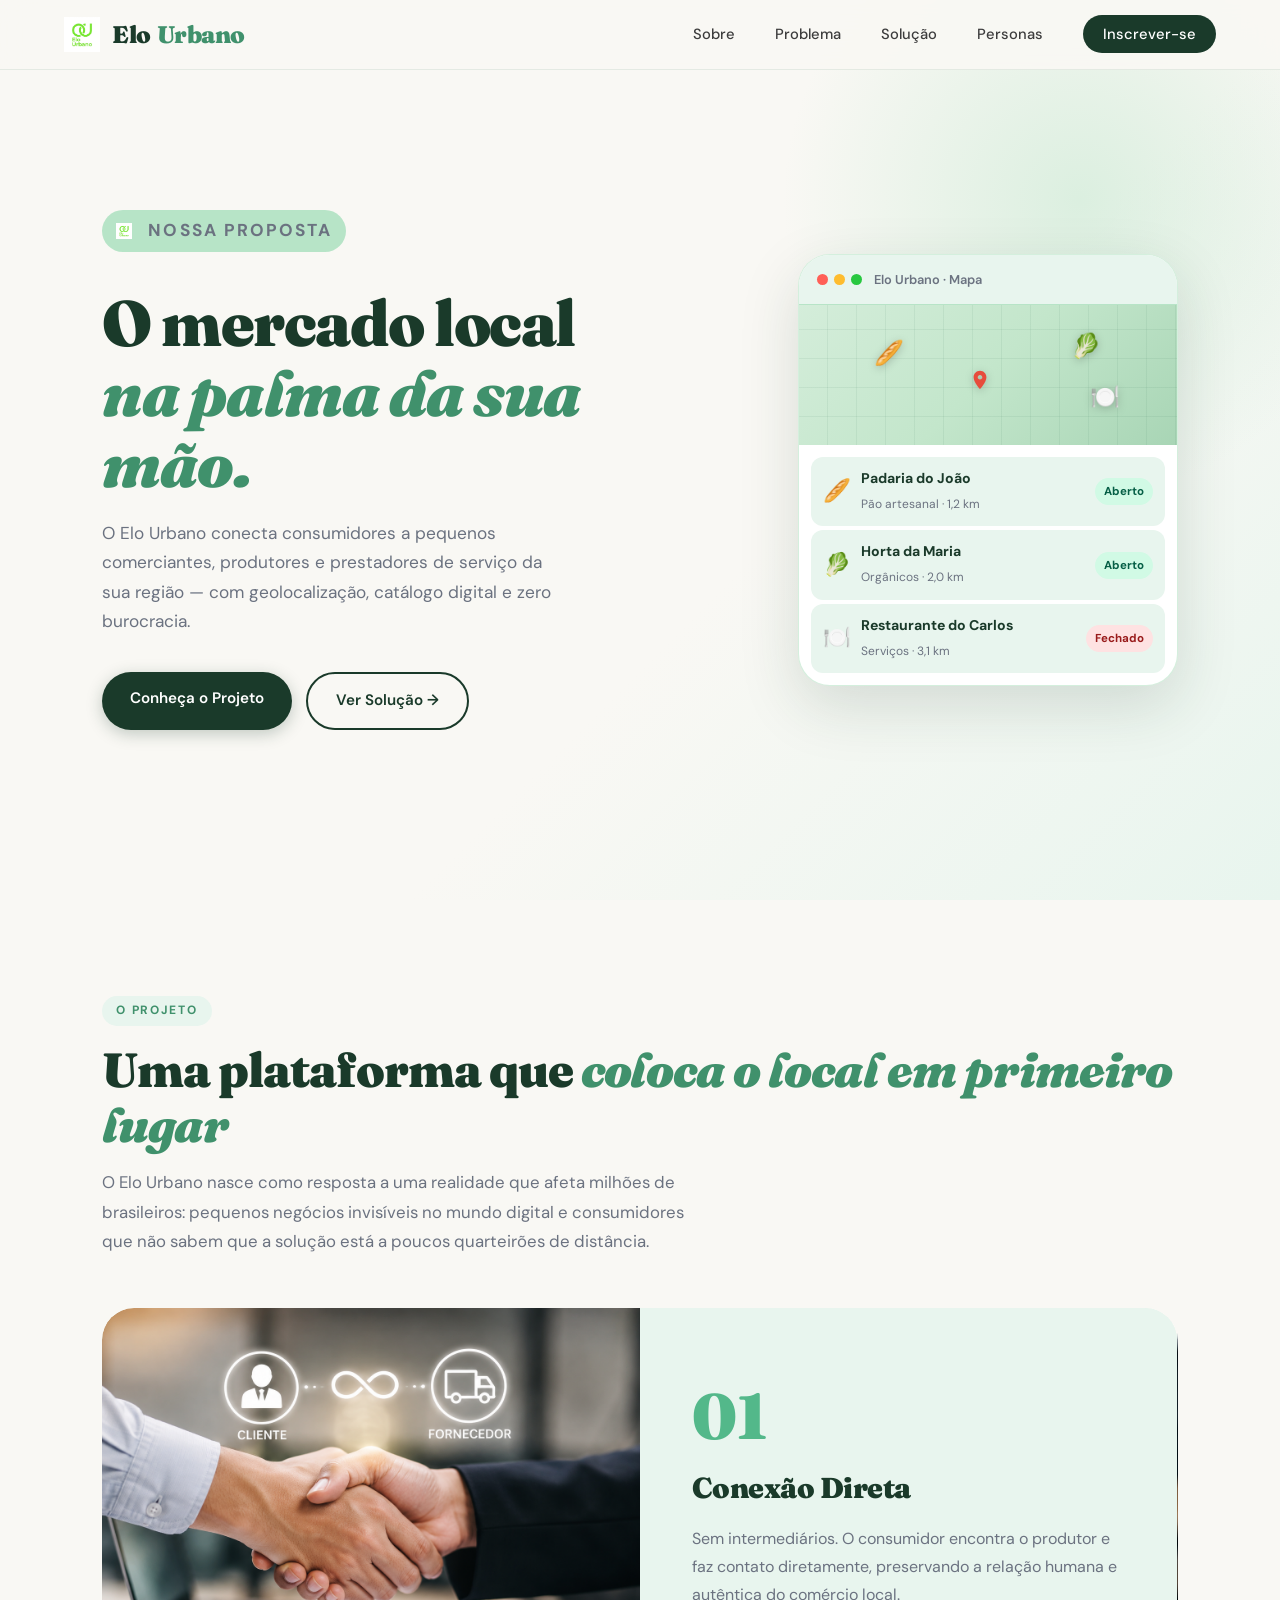
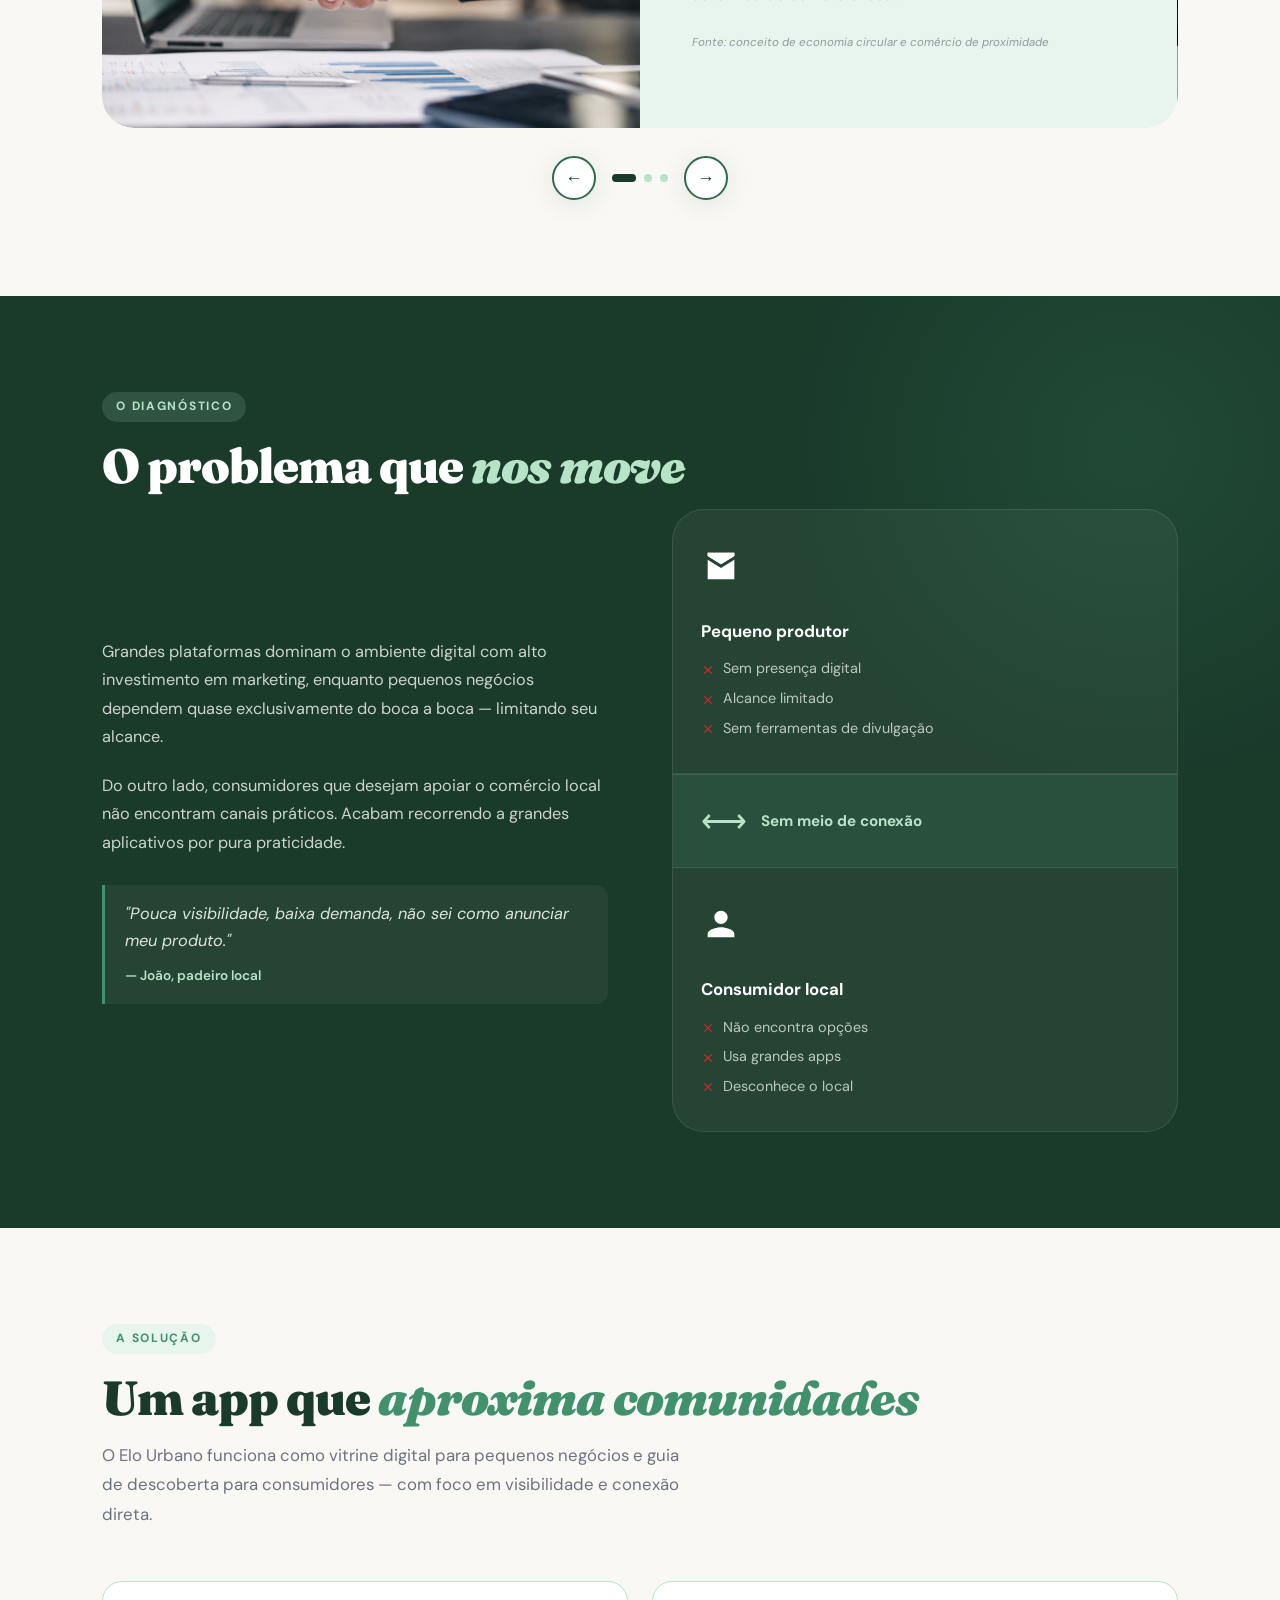
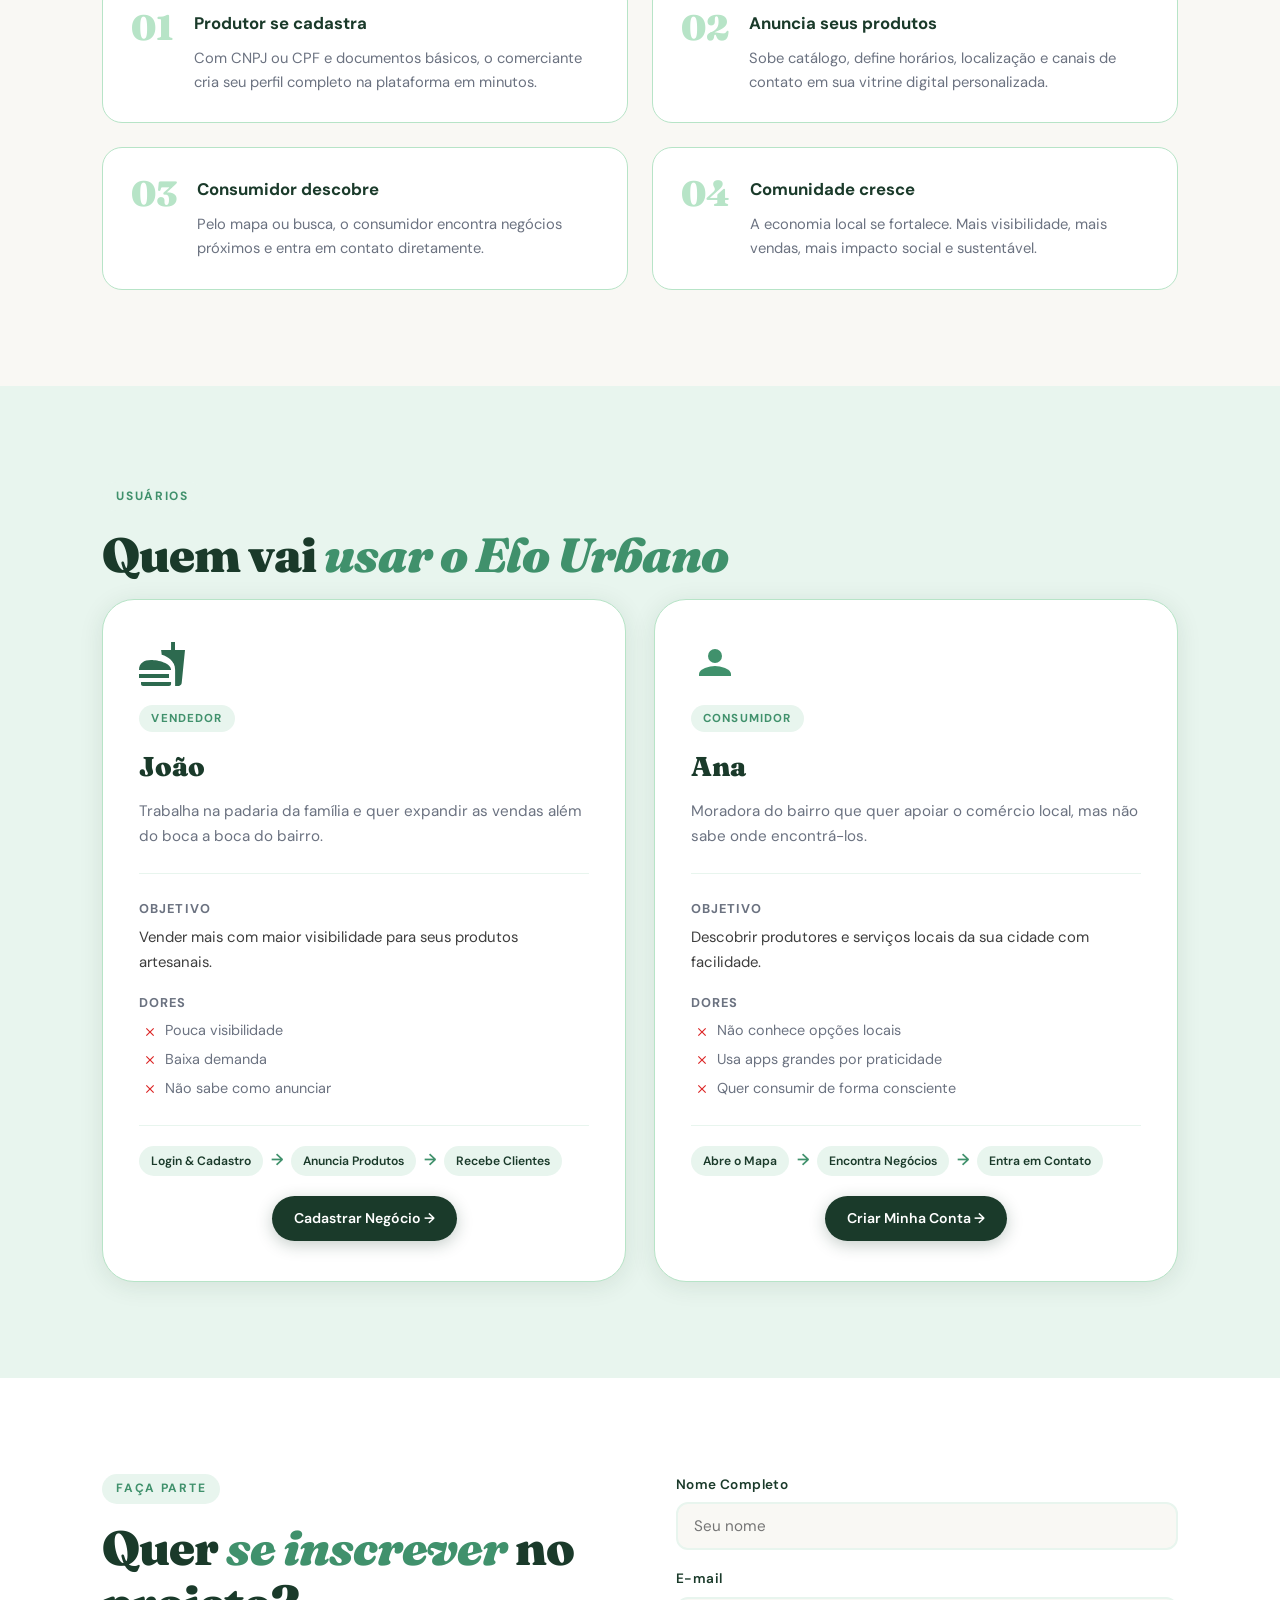
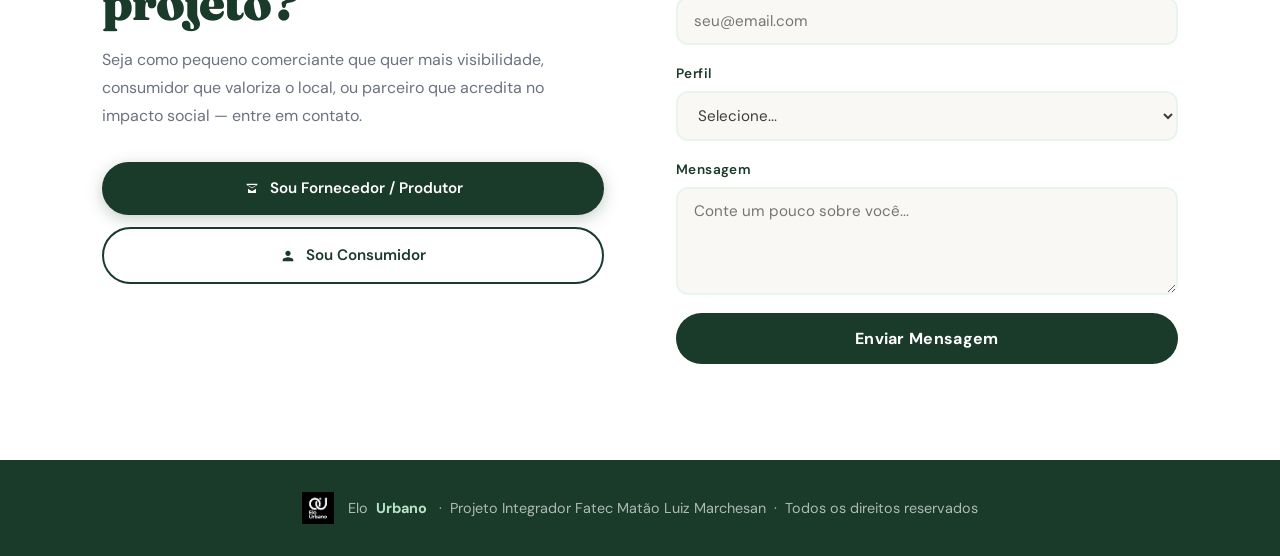
<file: index.html>
<!DOCTYPE html>
<html lang="pt-BR">
<head>
  <meta charset="UTF-8" />
  <meta name="viewport" content="width=device-width, initial-scale=1.0" />
  <title>Elo Urbano — Conectando Comunidades</title>
  <link rel="stylesheet" href="css/style.css" />
  <link href="https://fonts.googleapis.com/css2?family=Fraunces:ital,opsz,wght@0,9..144,700;0,9..144,900;1,9..144,400&family=DM+Sans:wght@400;500;600&display=swap" rel="stylesheet" />
</head>
<body>

  <!-- ── NAV ───────────────────────────────────── -->
  <nav id="nav">
    <a href="#hero" class="logo">
      <img src="logo.png" alt="Logo" width="36" style="vertical-align:middle;margin-right:6px;">Elo<span>Urbano</span>
    </a>
    <ul class="nav-links">
      <li><a href="#sobre">Sobre</a></li>
      <li><a href="#problema">Problema</a></li>
      <li><a href="#solucao">Solução</a></li>
      <li><a href="#personas">Personas</a></li>
      <li><a href="#inscricao" class="nav-cta">Inscrever-se</a></li>
    </ul>
    <button id="hamburger" aria-label="Abrir Menu" aria-expanded="false" aria-controls="mobileMenu">
      <span></span><span></span><span></span>
    </button>
  </nav>

  <!-- Mobile menu -->
  <div id="mobileMenu">
    <ul>
      <li><a href="#sobre" class="mob-link">Sobre</a></li>
      <li><a href="#problema" class="mob-link">Problema</a></li>
      <li><a href="#solucao" class="mob-link">Solução</a></li>
      <li><a href="#personas" class="mob-link">Personas</a></li>
      <li><a href="#inscricao" class="mob-link nav-cta-mobile">Inscrever-se</a></li>
    </ul>
  </div>

  <!-- ── HERO ──────────────────────────────────── -->
  <section id="hero">
    <div class="hero-texto">
      <p class="badge">
        <img src="logo.png" alt="" width="16" style="vertical-align:middle;margin-right:8px;" aria-hidden="true">
        NOSSA PROPOSTA
      </p>
      <h1>O mercado local<br><em>na palma da sua mão.</em></h1>
      <p>O Elo Urbano conecta consumidores a pequenos comerciantes, produtores e prestadores de serviço da sua região — com geolocalização, catálogo digital e zero burocracia.</p>
      <div class="hero-botoes">
        <a href="#sobre" class="btn-primario">Conheça o Projeto</a>
        <a href="#solucao" class="btn-secundario">Ver Solução →</a>
      </div>
    </div>

    <div class="hero-card">
      <div class="card-topo">
        <div class="bolinha vermelho"></div>
        <div class="bolinha amarelo"></div>
        <div class="bolinha verde-bolinha"></div>
        <span>Elo Urbano · Mapa</span>
      </div>
      <div class="card-mapa">
        <span class="pin pin-voce" aria-hidden="true"><svg xmlns="http://www.w3.org/2000/svg" width="22" height="22" viewBox="0 0 24 24" fill="#e74c3c"><path d="M12 2C8.13 2 5 5.13 5 9c0 5.25 7 13 7 13s7-7.75 7-13c0-3.87-3.13-7-7-7zm0 9.5c-1.38 0-2.5-1.12-2.5-2.5s1.12-2.5 2.5-2.5 2.5 1.12 2.5 2.5-1.12 2.5-2.5 2.5z"/></svg></span>
        <span class="pin pin-a" aria-hidden="true"><a>🥖</a></span>
        <span class="pin pin-b" aria-hidden="true"><a>🥬</a></span>
        <span class="pin pin-c" aria-hidden="true"><a>🍽️</a></span>
      </div>
      <ul class="card-lista">
        <li>
          <span aria-hidden="true">🥖</span>
          <div><strong>Padaria do João</strong><small>Pão artesanal · 1,2 km</small></div>
          <span class="badge-aberto">Aberto</span>
        </li>
        <li>
          <span aria-hidden="true">🥬</span>
          <div><strong>Horta da Maria</strong><small>Orgânicos · 2,0 km</small></div>
          <span class="badge-aberto">Aberto</span>
        </li>
        <li>
          <span aria-hidden="true">🍽️</span>
          <div><strong>Restaurante do Carlos</strong><small>Serviços · 3,1 km</small></div>
          <span class="badge-fechado">Fechado</span>
        </li>
      </ul>
    </div>
  </section>

  <!-- ── SOBRE — CARROSSEL ─────────────────────── -->
  <section id="sobre">
    <div class="container">
      <p class="tag">O Projeto</p>
      <h2>Uma plataforma que <em>coloca o local em primeiro lugar</em></h2>
      <p class="descricao">O Elo Urbano nasce como resposta a uma realidade que afeta milhões de brasileiros: pequenos negócios invisíveis no mundo digital e consumidores que não sabem que a solução está a poucos quarteirões de distância.</p>

      <div class="carrossel-wrapper">
        <div class="carrossel-track-outer">
          <div class="carrossel-track">

            <!-- Slide 1: Conexão Direta -->
            <div class="carrossel-slide">
              <div class="slide-imagem">
                <img src="conexao.png" alt="Conexão Direta entre cliente e fornecedor" loading="lazy" />
              </div>
              <div class="slide-conteudo">
                <div class="slide-num">01</div>
                <h3>Conexão Direta</h3>
                <p>Sem intermediários. O consumidor encontra o produtor e faz contato diretamente, preservando a relação humana e autêntica do comércio local.</p>
                <span class="slide-fonte">Fonte: conceito de economia circular e comércio de proximidade</span>
              </div>
            </div>

            <!-- Slide 2: Foco na Proximidade -->
            <div class="carrossel-slide">
              <div class="slide-imagem">
                <img src="geolocalizacao.png" alt="Mapa na tela de smartphone indicando negócios próximos" loading="lazy" />
              </div>
              <div class="slide-conteudo">
                <div class="slide-num">02</div>
                <h3>Foco na Proximidade</h3>
                <p>Geolocalização inteligente que prioriza negócios próximos a você. Fortaleça a economia da sua comunidade sem sair do bairro.</p>
                <span class="slide-fonte">Fonte: tecnologia OpenStreetMap / GPS integrado</span>
              </div>
            </div>

            <!-- Slide 3: Impacto Sustentável -->
            <div class="carrossel-slide">
              <div class="slide-imagem">
                <img src="sustentabilidade.png" alt="Blocos de madeira com ícones de sustentabilidade e moedas" loading="lazy" />
              </div>
              <div class="slide-conteudo">
                <div class="slide-num">03</div>
                <h3>Impacto Sustentável</h3>
                <p>Alinhado aos ODS da ONU: reduz desigualdades e promove ecossistemas econômicos locais mais justos, resilientes e humanos.</p>
                <span class="slide-fonte">Fonte: ODS 8, 10 e 11 — Agenda 2030 da ONU</span>
              </div>
            </div>

          </div>
        </div>

        <!-- Controles -->
        <div class="carrossel-controles">
          <button class="btn-carrossel btn-prev" aria-label="Slide anterior">←</button>
          <div class="carrossel-dots">
            <button class="dot ativo" aria-label="Slide 1"></button>
            <button class="dot" aria-label="Slide 2"></button>
            <button class="dot" aria-label="Slide 3"></button>
          </div>
          <button class="btn-carrossel btn-next" aria-label="Próximo slide">→</button>
        </div>
      </div>
    </div>
  </section>

  <!-- ── PROBLEMA ───────────────────────────────── -->
  <section id="problema">
    <div class="container">
      <p class="tag tag-claro">O Diagnóstico</p>
      <h2>O problema que <em class="em-claro">nos move</em></h2>

      <div class="problema-layout">
        <div class="problema-texto">
          <p>Grandes plataformas dominam o ambiente digital com alto investimento em marketing, enquanto pequenos negócios dependem quase exclusivamente do boca a boca — limitando seu alcance.</p>
          <p>Do outro lado, consumidores que desejam apoiar o comércio local não encontram canais práticos. Acabam recorrendo a grandes aplicativos por pura praticidade.</p>
          <blockquote>
            "Pouca visibilidade, baixa demanda, não sei como anunciar meu produto."
            <cite>— João, padeiro local</cite>
          </blockquote>
        </div>

        <div class="diagrama">
          <div class="diagrama-lado">
            <span class="icone-grande" aria-hidden="true"><svg xmlns="http://www.w3.org/2000/svg" width="40" height="40" viewBox="0 0 24 24" fill="currentColor"><path d="M20 4H4v2l8 5 8-5V4zm0 4.236l-8 5-8-5V20h16V8.236z"/><path d="M2 7h2v13h16V7h2V4L12 1 2 4v3zm2-1.764L12 3.236l8 2V6H4v-.764z" opacity="0"/><path d="M12 3L2 7v1h20V7L12 3zM4 20V9H2v13h20V9h-2v11H4z" opacity="0"/><path d="M20 4H4v2l8 5 8-5V4zm0 4.236l-8 5-8-5V20h16V8.236z" opacity="0"/><g><path d="M20 4H4v2l8 5 8-5V4zm-8 5.764L5.236 6h13.528L12 9.764zm6 8.236H6v-6.382l6 3.75 6-3.75V18z"/></g></svg></span>
            <strong>Pequeno produtor</strong>
            <ul>
              <li><svg xmlns="http://www.w3.org/2000/svg" width="14" height="14" viewBox="0 0 24 24" fill="#dc2626" style="vertical-align:middle;margin-right:4px;flex-shrink:0"><path d="M19 6.41L17.59 5 12 10.59 6.41 5 5 6.41 10.59 12 5 17.59 6.41 19 12 13.41 17.59 19 19 17.59 13.41 12z"/></svg> Sem presença digital</li>
              <li><svg xmlns="http://www.w3.org/2000/svg" width="14" height="14" viewBox="0 0 24 24" fill="#dc2626" style="vertical-align:middle;margin-right:4px;flex-shrink:0"><path d="M19 6.41L17.59 5 12 10.59 6.41 5 5 6.41 10.59 12 5 17.59 6.41 19 12 13.41 17.59 19 19 17.59 13.41 12z"/></svg> Alcance limitado</li>
              <li><svg xmlns="http://www.w3.org/2000/svg" width="14" height="14" viewBox="0 0 24 24" fill="#dc2626" style="vertical-align:middle;margin-right:4px;flex-shrink:0"><path d="M19 6.41L17.59 5 12 10.59 6.41 5 5 6.41 10.59 12 5 17.59 6.41 19 12 13.41 17.59 19 19 17.59 13.41 12z"/></svg> Sem ferramentas de divulgação</li>
            </ul>
          </div>
          <div class="diagrama-meio">
            <span aria-hidden="true">⟷</span>
            <p>Sem meio de conexão</p>
          </div>
          <div class="diagrama-lado">
            <span class="icone-grande" aria-hidden="true"><svg xmlns="http://www.w3.org/2000/svg" width="40" height="40" viewBox="0 0 24 24" fill="currentColor"><path d="M12 12c2.21 0 4-1.79 4-4s-1.79-4-4-4-4 1.79-4 4 1.79 4 4 4zm0 2c-2.67 0-8 1.34-8 4v2h16v-2c0-2.66-5.33-4-8-4z"/></svg></span>
            <strong>Consumidor local</strong>
            <ul>
              <li><svg xmlns="http://www.w3.org/2000/svg" width="14" height="14" viewBox="0 0 24 24" fill="#dc2626" style="vertical-align:middle;margin-right:4px;flex-shrink:0"><path d="M19 6.41L17.59 5 12 10.59 6.41 5 5 6.41 10.59 12 5 17.59 6.41 19 12 13.41 17.59 19 19 17.59 13.41 12z"/></svg> Não encontra opções</li>
              <li><svg xmlns="http://www.w3.org/2000/svg" width="14" height="14" viewBox="0 0 24 24" fill="#dc2626" style="vertical-align:middle;margin-right:4px;flex-shrink:0"><path d="M19 6.41L17.59 5 12 10.59 6.41 5 5 6.41 10.59 12 5 17.59 6.41 19 12 13.41 17.59 19 19 17.59 13.41 12z"/></svg> Usa grandes apps</li>
              <li><svg xmlns="http://www.w3.org/2000/svg" width="14" height="14" viewBox="0 0 24 24" fill="#dc2626" style="vertical-align:middle;margin-right:4px;flex-shrink:0"><path d="M19 6.41L17.59 5 12 10.59 6.41 5 5 6.41 10.59 12 5 17.59 6.41 19 12 13.41 17.59 19 19 17.59 13.41 12z"/></svg> Desconhece o local</li>
            </ul>
          </div>
        </div>
      </div>
    </div>
  </section>

  <!-- ── SOLUÇÃO ────────────────────────────────── -->
  <section id="solucao">
    <div class="container">
      <p class="tag">A Solução</p>
      <h2>Um app que <em>aproxima comunidades</em></h2>
      <p class="descricao">O Elo Urbano funciona como vitrine digital para pequenos negócios e guia de descoberta para consumidores — com foco em visibilidade e conexão direta.</p>

      <ol class="passos">
        <li>
          <span class="num">01</span>
          <div>
            <h4>Produtor se cadastra</h4>
            <p>Com CNPJ ou CPF e documentos básicos, o comerciante cria seu perfil completo na plataforma em minutos.</p>
          </div>
        </li>
        <li>
          <span class="num">02</span>
          <div>
            <h4>Anuncia seus produtos</h4>
            <p>Sobe catálogo, define horários, localização e canais de contato em sua vitrine digital personalizada.</p>
          </div>
        </li>
        <li>
          <span class="num">03</span>
          <div>
            <h4>Consumidor descobre</h4>
            <p>Pelo mapa ou busca, o consumidor encontra negócios próximos e entra em contato diretamente.</p>
          </div>
        </li>
        <li>
          <span class="num">04</span>
          <div>
            <h4>Comunidade cresce</h4>
            <p>A economia local se fortalece. Mais visibilidade, mais vendas, mais impacto social e sustentável.</p>
          </div>
        </li>
      </ol>
    </div>
  </section>

  <!-- ── PERSONAS ───────────────────────────────── -->
  <section id="personas">
    <div class="container">
      <p class="tag">Usuários</p>
      <h2>Quem vai <em>usar o Elo Urbano</em></h2>

      <div class="personas-grid">
        <div class="persona">
          <span style="display:block;margin-bottom:8px;" aria-hidden="true"><svg xmlns="http://www.w3.org/2000/svg" width="48" height="48" viewBox="0 0 24 24" fill="#2d6a4f"><path d="M18.06 22.99h1.66c.84 0 1.53-.64 1.63-1.46L23 5.05h-5V1h-1.97v4.05h-4.97l.3 2.34c1.71.47 3.31 1.32 4.27 2.26 1.44 1.42 2.43 2.89 2.43 5.29v8.05zM1 21.99V21h15.03v.99c0 .55-.45 1-1.01 1H2.01c-.56 0-1.01-.45-1.01-1zm15.03-7c0-3.5-6.5-5-10-5S0 11.5 0 15h15.03v-.01zM0 17h15v2H0z"/></svg></span>
          <span class="perfil-tag">Vendedor</span>
          <h3>João</h3>
          <p>Trabalha na padaria da família e quer expandir as vendas além do boca a boca do bairro.</p>
          <div class="persona-bloco">
            <strong>Objetivo</strong>
            <p>Vender mais com maior visibilidade para seus produtos artesanais.</p>
          </div>
          <div class="persona-bloco">
            <strong>Dores</strong>
            <ul>
              <li><svg xmlns="http://www.w3.org/2000/svg" width="14" height="14" viewBox="0 0 24 24" fill="#dc2626" style="vertical-align:middle;margin-right:4px;flex-shrink:0"><path d="M19 6.41L17.59 5 12 10.59 6.41 5 5 6.41 10.59 12 5 17.59 6.41 19 12 13.41 17.59 19 19 17.59 13.41 12z"/></svg> Pouca visibilidade</li>
              <li><svg xmlns="http://www.w3.org/2000/svg" width="14" height="14" viewBox="0 0 24 24" fill="#dc2626" style="vertical-align:middle;margin-right:4px;flex-shrink:0"><path d="M19 6.41L17.59 5 12 10.59 6.41 5 5 6.41 10.59 12 5 17.59 6.41 19 12 13.41 17.59 19 19 17.59 13.41 12z"/></svg> Baixa demanda</li>
              <li><svg xmlns="http://www.w3.org/2000/svg" width="14" height="14" viewBox="0 0 24 24" fill="#dc2626" style="vertical-align:middle;margin-right:4px;flex-shrink:0"><path d="M19 6.41L17.59 5 12 10.59 6.41 5 5 6.41 10.59 12 5 17.59 6.41 19 12 13.41 17.59 19 19 17.59 13.41 12z"/></svg> Não sabe como anunciar</li>
            </ul>
          </div>
          <div class="jornada">
            <span>Login &amp; Cadastro</span>
            <span class="seta" aria-hidden="true">→</span>
            <span>Anuncia Produtos</span>
            <span class="seta" aria-hidden="true">→</span>
            <span>Recebe Clientes</span>
          </div>
          <div style="margin-top:20px;text-align:center;">
            <a href="cadastro_fornecedores.html" class="btn-primario" style="font-size:0.88rem;padding:11px 22px;">Cadastrar Negócio →</a>
          </div>
        </div>

        <div class="persona">
          <span style="display:block;margin-bottom:8px;" aria-hidden="true"><svg xmlns="http://www.w3.org/2000/svg" width="48" height="48" viewBox="0 0 24 24" fill="#40916c"><path d="M11.99 2C6.47 2 2 6.48 2 12s4.47 10 9.99 10C17.52 22 22 17.52 22 12S17.52 2 11.99 2zM12 20c-4.42 0-8-3.58-8-8s3.58-8 8-8 8 3.58 8 8-3.58 8-8 8zm-.22-13h-.06c-.4 0-.72.32-.72.72v4.72c0 .35.18.68.49.86l4.15 2.49c.34.2.78.1.98-.24.21-.34.1-.79-.25-.99l-3.87-2.3V7.72c0-.4-.32-.72-.72-.72z" opacity="0"/><path d="M12 2C6.48 2 2 6.48 2 12s4.48 10 10 10 10-4.48 10-10S17.52 2 12 2zm-1 14H9V8h2v8zm4 0h-2V8h2v8z" opacity="0"/><circle cx="12" cy="8" r="3.5"/><path d="M12 13c-2.67 0-8 1.34-8 4v1h16v-1c0-2.66-5.33-4-8-4z"/></svg></span>
          <span class="perfil-tag">Consumidor</span>
          <h3>Ana</h3>
          <p>Moradora do bairro que quer apoiar o comércio local, mas não sabe onde encontrá-los.</p>
          <div class="persona-bloco">
            <strong>Objetivo</strong>
            <p>Descobrir produtores e serviços locais da sua cidade com facilidade.</p>
          </div>
          <div class="persona-bloco">
            <strong>Dores</strong>
            <ul>
              <li><svg xmlns="http://www.w3.org/2000/svg" width="14" height="14" viewBox="0 0 24 24" fill="#dc2626" style="vertical-align:middle;margin-right:4px;flex-shrink:0"><path d="M19 6.41L17.59 5 12 10.59 6.41 5 5 6.41 10.59 12 5 17.59 6.41 19 12 13.41 17.59 19 19 17.59 13.41 12z"/></svg> Não conhece opções locais</li>
              <li><svg xmlns="http://www.w3.org/2000/svg" width="14" height="14" viewBox="0 0 24 24" fill="#dc2626" style="vertical-align:middle;margin-right:4px;flex-shrink:0"><path d="M19 6.41L17.59 5 12 10.59 6.41 5 5 6.41 10.59 12 5 17.59 6.41 19 12 13.41 17.59 19 19 17.59 13.41 12z"/></svg> Usa apps grandes por praticidade</li>
              <li><svg xmlns="http://www.w3.org/2000/svg" width="14" height="14" viewBox="0 0 24 24" fill="#dc2626" style="vertical-align:middle;margin-right:4px;flex-shrink:0"><path d="M19 6.41L17.59 5 12 10.59 6.41 5 5 6.41 10.59 12 5 17.59 6.41 19 12 13.41 17.59 19 19 17.59 13.41 12z"/></svg> Quer consumir de forma consciente</li>
            </ul>
          </div>
          <div class="jornada">
            <span>Abre o Mapa</span>
            <span class="seta" aria-hidden="true">→</span>
            <span>Encontra Negócios</span>
            <span class="seta" aria-hidden="true">→</span>
            <span>Entra em Contato</span>
          </div>
          <div style="margin-top:20px;text-align:center;">
            <a href="cadastro_consumidores.html" class="btn-primario" style="font-size:0.88rem;padding:11px 22px;">Criar Minha Conta →</a>
          </div>
        </div>
      </div>
    </div>
  </section>

  <!-- ── INSCRIÇÃO ──────────────────────────────── -->
  <section id="inscricao">
    <div class="container container-inscricao">
      <div class="inscricao-texto">
        <p class="tag">Faça Parte</p>
        <h2>Quer <em>se inscrever</em> no projeto?</h2>
        <p>Seja como pequeno comerciante que quer mais visibilidade, consumidor que valoriza o local, ou parceiro que acredita no impacto social — entre em contato.</p>
        <div style="margin-top:32px;display:flex;flex-direction:column;gap:12px;">
          <a href="cadastro_fornecedores.html" class="btn-primario" style="display:inline-block;text-align:center;">
            <svg xmlns="http://www.w3.org/2000/svg" width="16" height="16" viewBox="0 0 24 24" fill="currentColor" style="vertical-align:middle;margin-right:6px"><path d="M20 4H4v2l8 5 8-5V4zm-8 5.764L5.236 6h13.528L12 9.764zm6 8.236H6v-6.382l6 3.75 6-3.75V18z"/></svg> Sou Fornecedor / Produtor
          </a>
          <a href="cadastro_consumidores.html" class="btn-secundario" style="display:inline-block;text-align:center;">
            <svg xmlns="http://www.w3.org/2000/svg" width="16" height="16" viewBox="0 0 24 24" fill="currentColor" style="vertical-align:middle;margin-right:6px"><path d="M12 12c2.21 0 4-1.79 4-4s-1.79-4-4-4-4 1.79-4 4 1.79 4 4 4zm0 2c-2.67 0-8 1.34-8 4v2h16v-2c0-2.66-5.33-4-8-4z"/></svg> Sou Consumidor
          </a>
        </div>
      </div>

      <form id="contatoForm">
        <div class="campo">
          <label for="nome-contato">Nome Completo</label>
          <input id="nome-contato" type="text" placeholder="Seu nome" required />
        </div>
        <div class="campo">
          <label for="email-contato">E-mail</label>
          <input id="email-contato" type="email" placeholder="seu@email.com" required />
        </div>
        <div class="campo">
          <label for="perfil">Perfil</label>
          <select id="perfil" required>
            <option value="">Selecione...</option>
            <option value="comerciante">Pequeno comerciante / produtor</option>
            <option value="consumidor">Consumidor interessado</option>
            <option value="parceiro">Parceiro / Investidor</option>
          </select>
        </div>
        <div class="campo">
          <label for="mensagem">Mensagem</label>
          <textarea id="mensagem" rows="4" placeholder="Conte um pouco sobre você..."></textarea>
        </div>
        <button type="submit">Enviar Mensagem</button>
        <p id="formSuccess"><svg xmlns="http://www.w3.org/2000/svg" width="16" height="16" viewBox="0 0 24 24" fill="#16a34a" style="vertical-align:middle;margin-right:6px"><path d="M9 16.17L4.83 12l-1.42 1.41L9 19 21 7l-1.41-1.41L9 16.17z"/></svg> Mensagem enviada! Entraremos em contato em breve.</p>
      </form>
    </div>
  </section>

  <!-- ── FOOTER ─────────────────────────────────── -->
  <footer>
    <img src="logo.black.png" alt="Logo Elo Urbano" width="32" style="vertical-align:middle;margin-right:6px;" />
    Elo<strong>Urbano</strong> &nbsp;·&nbsp; Projeto Integrador Fatec Matão Luiz Marchesan &nbsp;·&nbsp; Todos os direitos reservados
  </footer>

  <script src="js/script.js"></script>
</body>
</html>
</file>
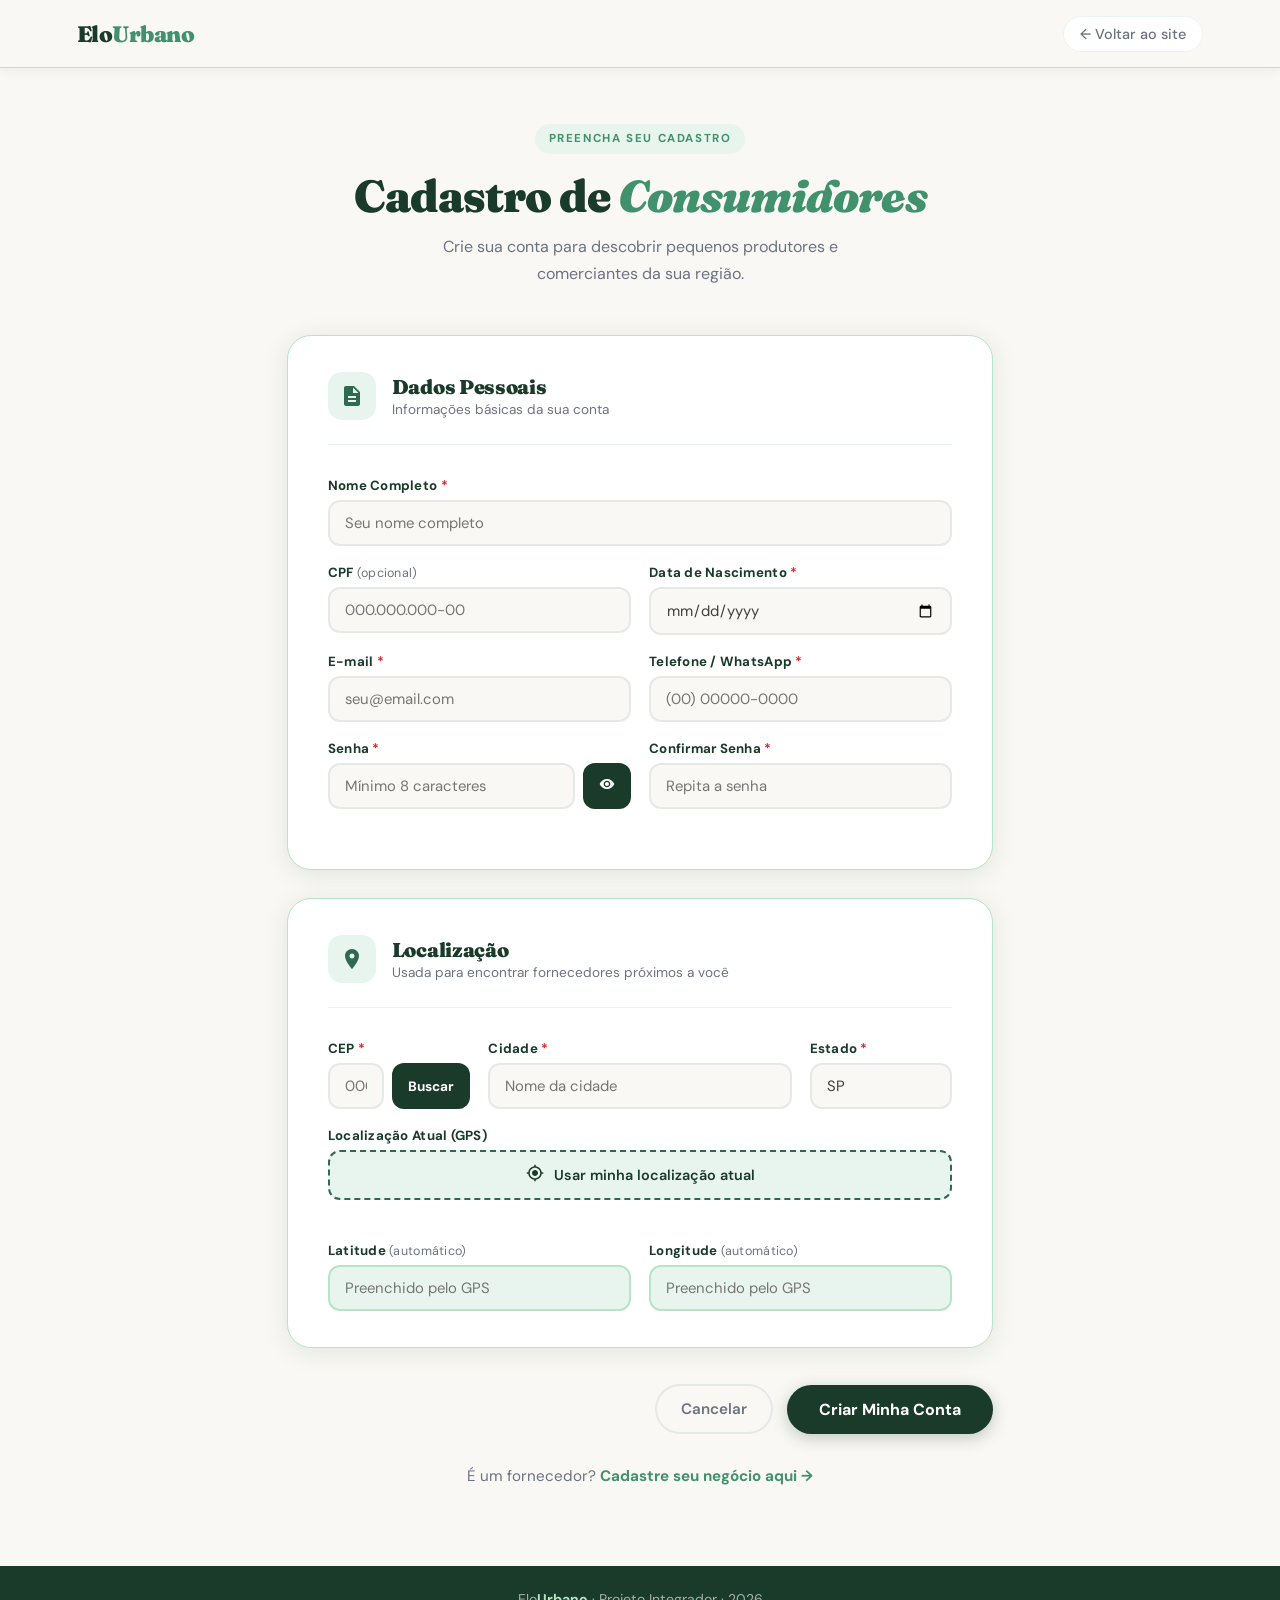
<file: cadastro_consumidores.html>
<!DOCTYPE html>
<html lang="pt-BR">
<head>
  <meta charset="UTF-8" />
  <meta name="viewport" content="width=device-width, initial-scale=1.0" />
  <title>Cadastro de Consumidor — Elo Urbano</title>
  <link rel="stylesheet" href="css/cadastros.css" />
  <link href="https://fonts.googleapis.com/css2?family=Fraunces:ital,opsz,wght@0,9..144,700;0,9..144,900;1,9..144,400&family=DM+Sans:wght@400;500;600&display=swap" rel="stylesheet" />
</head>
<body>

  <!-- NAV -->
  <nav id="nav">
    <a href="index.html" class="logo">Elo<span>Urbano</span></a>
    <a href="index.html" class="nav-voltar">← Voltar ao site</a>
  </nav>

  <main class="pagina-form">

    <!-- CABEÇALHO -->
    <div class="form-header">
      <p class="tag">Preencha Seu Cadastro</p>
      <h1>Cadastro de <em>Consumidores</em></h1>
      <p>Crie sua conta para descobrir pequenos produtores e comerciantes da sua região.</p>
    </div>

    <form id="formCliente" class="form-principal" novalidate>

      <!-- BLOCO 1: DADOS PESSOAIS -->
      <div class="bloco">
        <div class="bloco-titulo">
          <span class="bloco-icone"><svg xmlns="http://www.w3.org/2000/svg" width="24" height="24" viewBox="0 0 24 24" fill="#2d6a4f"><path d="M14 2H6c-1.1 0-2 .9-2 2v16c0 1.1.9 2 2 2h12c1.1 0 2-.9 2-2V8l-6-6zm2 16H8v-2h8v2zm0-4H8v-2h8v2zm-3-5V3.5L18.5 9H13z"/></svg></span>
          <div>
            <h2>Dados Pessoais</h2>
            <p>Informações básicas da sua conta</p>
          </div>
        </div>
        <div class="campos-grid">
          <div class="campo col-4">
            <label for="nome-completo">Nome Completo <span class="obrigatorio">*</span></label>
            <input id="nome-completo" type="text" placeholder="Seu nome completo" required />
          </div>
          <div class="campo col-2">
            <label for="cpf">CPF <span class="opcional">(opcional)</span></label>
            <input id="cpf" type="text" placeholder="000.000.000-00" maxlength="14" />
          </div>
          <div class="campo col-2">
            <label for="data-nascimento">Data de Nascimento <span class="obrigatorio">*</span></label>
            <input id="data-nascimento" type="date" required />
          </div>
          <div class="campo col-2">
            <label for="email-cliente">E-mail <span class="obrigatorio">*</span></label>
            <input id="email-cliente" type="email" placeholder="seu@email.com" required />
          </div>
          <div class="campo col-2">
            <label for="telefone-cliente">Telefone / WhatsApp <span class="obrigatorio">*</span></label>
            <input id="telefone-cliente" type="tel" placeholder="(00) 00000-0000" required />
          </div>
          <div class="campo col-2">
            <label for="senha">Senha <span class="obrigatorio">*</span></label>
            <div class="campo-com-botao">
              <input id="senha" type="password" placeholder="Mínimo 8 caracteres" required minlength="8" />
              <button type="button" id="btn-ver-senha" class="btn-buscar" aria-label="Mostrar senha"><svg xmlns="http://www.w3.org/2000/svg" width="16" height="16" viewBox="0 0 24 24" fill="currentColor"><path d="M12 4.5C7 4.5 2.73 7.61 1 12c1.73 4.39 6 7.5 11 7.5s9.27-3.11 11-7.5c-1.73-4.39-6-7.5-11-7.5zM12 17c-2.76 0-5-2.24-5-5s2.24-5 5-5 5 2.24 5 5-2.24 5-5 5zm0-8c-1.66 0-3 1.34-3 3s1.34 3 3 3 3-1.34 3-3-1.34-3-3-3z"/></svg></button>
            </div>
          </div>
          <div class="campo col-2">
            <label for="confirmar-senha">Confirmar Senha <span class="obrigatorio">*</span></label>
            <input id="confirmar-senha" type="password" placeholder="Repita a senha" required />
            <span class="campo-aviso" id="aviso-senha"></span>
          </div>
        </div>
      </div>

      <!-- BLOCO 2: LOCALIZAÇÃO -->
      <div class="bloco">
        <div class="bloco-titulo">
          <span class="bloco-icone"><svg xmlns="http://www.w3.org/2000/svg" width="24" height="24" viewBox="0 0 24 24" fill="#2d6a4f"><path d="M12 2C8.13 2 5 5.13 5 9c0 5.25 7 13 7 13s7-7.75 7-13c0-3.87-3.13-7-7-7zm0 9.5c-1.38 0-2.5-1.12-2.5-2.5s1.12-2.5 2.5-2.5 2.5 1.12 2.5 2.5-1.12 2.5-2.5 2.5z"/></svg></span>
          <div>
            <h2>Localização</h2>
            <p>Usada para encontrar fornecedores próximos a você</p>
          </div>
        </div>
        <div class="campos-grid">
          <div class="campo col-1">
            <label for="cep-cliente">CEP <span class="obrigatorio">*</span></label>
            <div class="campo-com-botao">
              <input id="cep-cliente" type="text" placeholder="00000-000" maxlength="9" required />
              <button type="button" id="btn-cep-cliente" class="btn-buscar">Buscar</button>
            </div>
          </div>
          <div class="campo col-2">
            <label for="cidade-cliente">Cidade <span class="obrigatorio">*</span></label>
            <input id="cidade-cliente" type="text" placeholder="Nome da cidade" required />
          </div>
          <div class="campo col-1">
            <label for="estado-cliente">Estado <span class="obrigatorio">*</span></label>
            <select id="estado-cliente" required>
              <option value="">UF</option>
              <option>AC</option><option>AL</option><option>AP</option><option>AM</option>
              <option>BA</option><option>CE</option><option>DF</option><option>ES</option>
              <option>GO</option><option>MA</option><option>MT</option><option>MS</option>
              <option>MG</option><option>PA</option><option>PB</option><option>PR</option>
              <option>PE</option><option>PI</option><option>RJ</option><option>RN</option>
              <option>RS</option><option>RO</option><option>RR</option><option>SC</option>
              <option selected>SP</option><option>SE</option><option>TO</option>
            </select>
          </div>

          <div class="campo col-4">
            <label>Localização Atual (GPS)</label>
            <button type="button" id="btn-gps" class="btn-gps">
              <span><svg xmlns="http://www.w3.org/2000/svg" width="18" height="18" viewBox="0 0 24 24" fill="currentColor"><path d="M12 8c-2.21 0-4 1.79-4 4s1.79 4 4 4 4-1.79 4-4-1.79-4-4-4zm8.94 3c-.46-4.17-3.77-7.48-7.94-7.94V1h-2v2.06C6.83 3.52 3.52 6.83 3.06 11H1v2h2.06c.46 4.17 3.77 7.48 7.94 7.94V23h2v-2.06c4.17-.46 7.48-3.77 7.94-7.94H23v-2h-2.06zM12 19c-3.87 0-7-3.13-7-7s3.13-7 7-7 7 3.13 7 7-3.13 7-7 7z"/></svg></span> Usar minha localização atual
            </button>
            <span class="campo-aviso" id="aviso-gps"></span>
          </div>

          <div class="campo col-2">
            <label for="lat-cliente">Latitude <span class="opcional">(automático)</span></label>
            <input id="lat-cliente" type="text" placeholder="Preenchido pelo GPS" readonly />
          </div>
          <div class="campo col-2">
            <label for="lng-cliente">Longitude <span class="opcional">(automático)</span></label>
            <input id="lng-cliente" type="text" placeholder="Preenchido pelo GPS" readonly />
          </div>
        </div>
      </div>

      <!-- AÇÕES -->
      <div class="form-acoes">
        <a href="index.html" class="btn-cancelar">Cancelar</a>
        <button type="submit" class="btn-enviar">Criar Minha Conta</button>
      </div>

      <p id="sucessoCliente" class="mensagem-sucesso"><svg xmlns="http://www.w3.org/2000/svg" width="16" height="16" viewBox="0 0 24 24" fill="#16a34a" style="vertical-align:middle;margin-right:6px"><path d="M9 16.17L4.83 12l-1.42 1.41L9 19 21 7l-1.41-1.41L9 16.17z"/></svg> Conta criada com sucesso! Bem-vindo ao Elo Urbano.</p>

    </form>

    <p class="link-alternativo">
      É um fornecedor? <a href="cadastro_fornecedores.html">Cadastre seu negócio aqui →</a>
    </p>

  </main>

  <footer>
    <p>Elo<strong>Urbano</strong> · Projeto Integrador · <span id="year"></span></p>
  </footer>

  <script src="cadastro.js"></script>
</body>
</html>
</file>
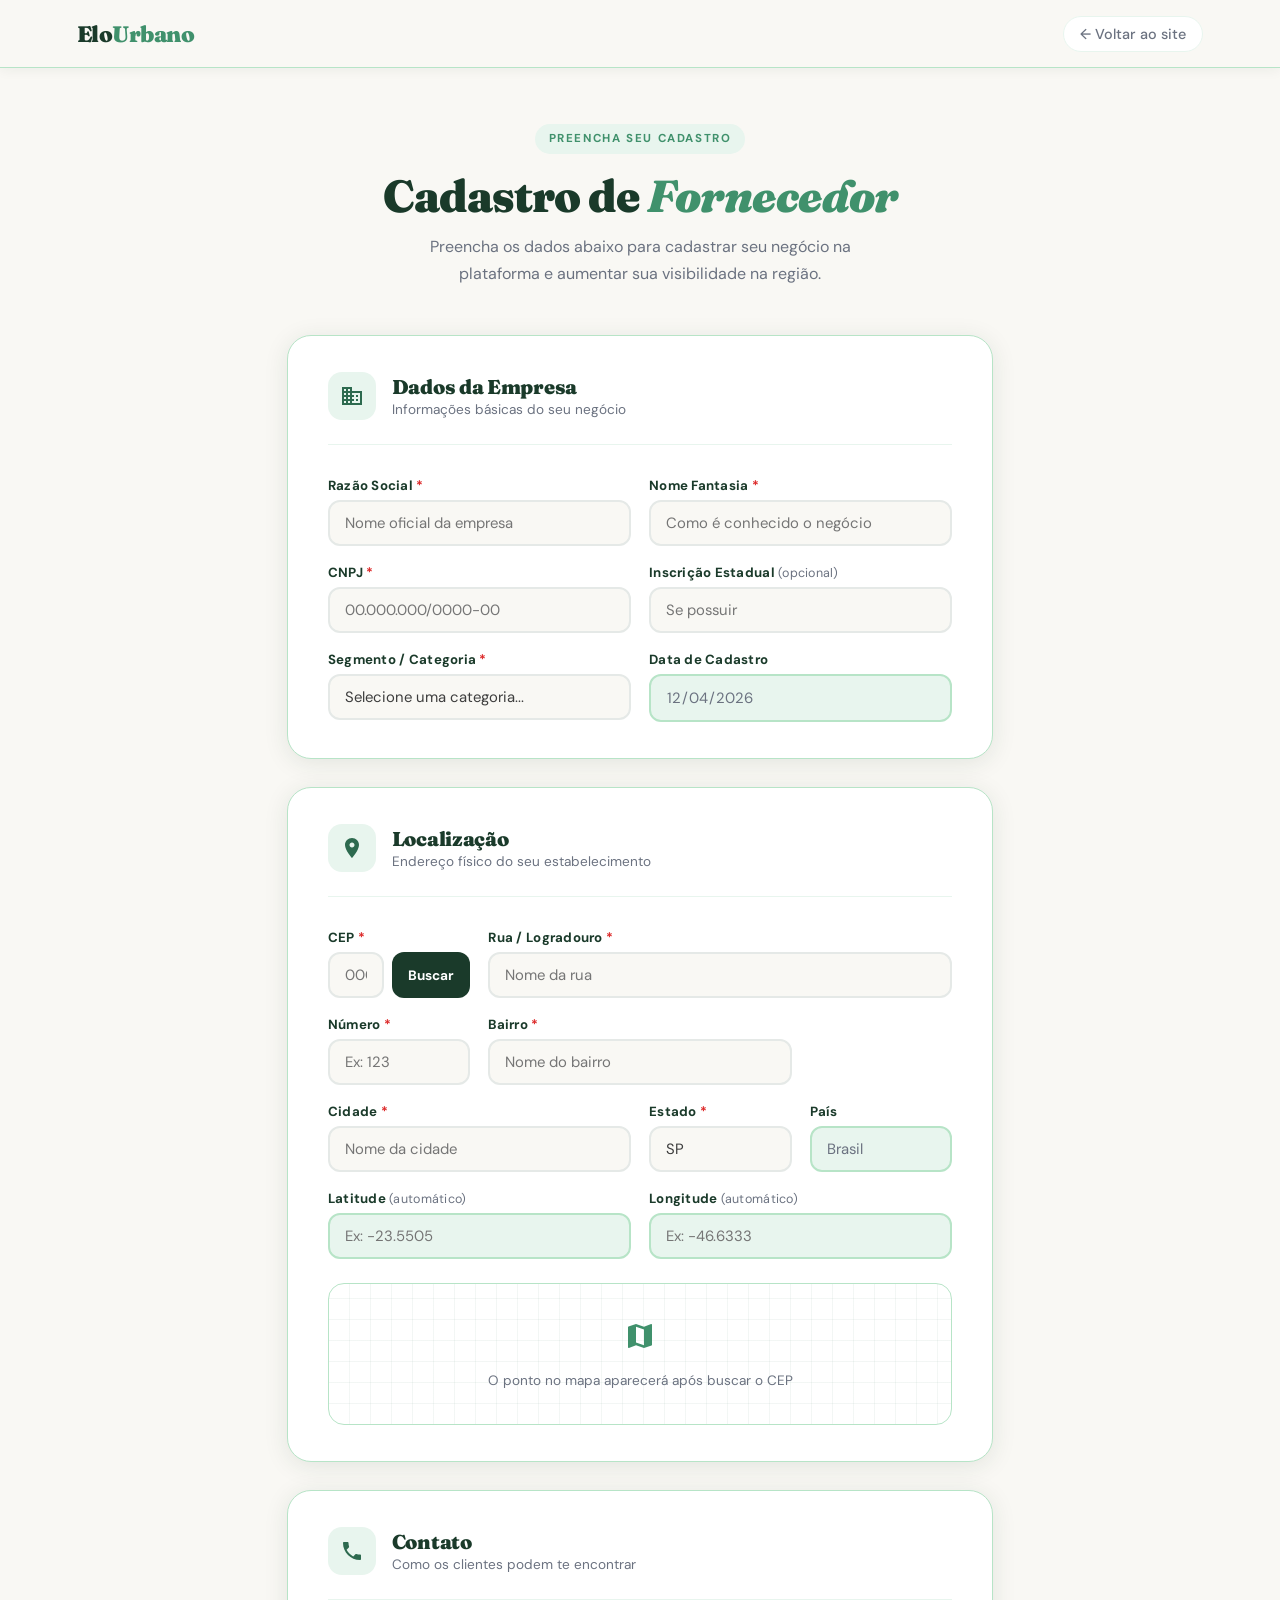
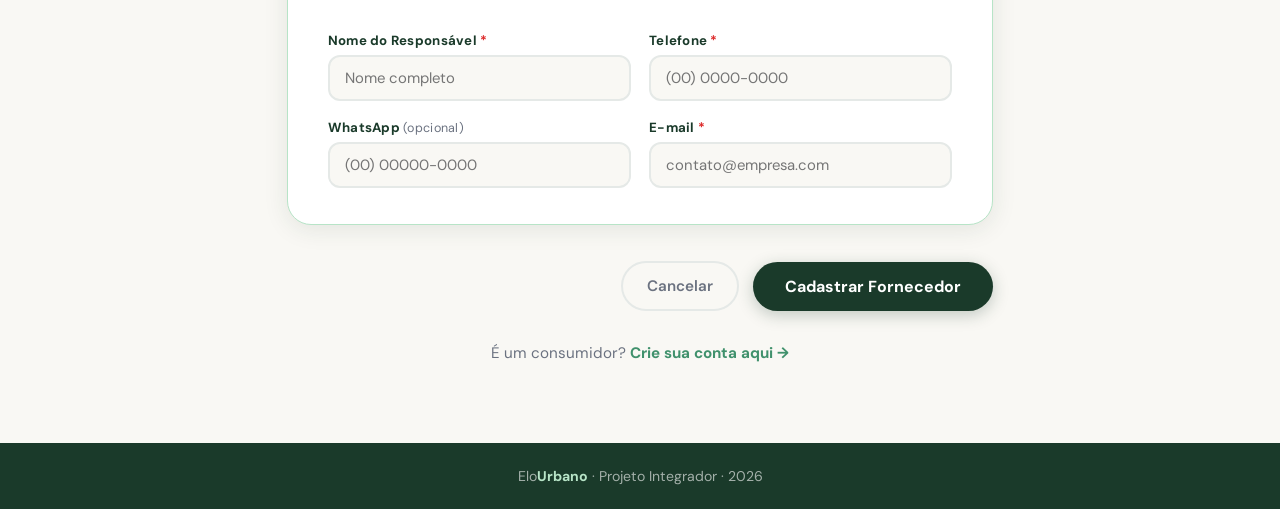
<file: cadastro_fornecedores.html>
<!DOCTYPE html>
<html lang="pt-BR">
<head>
  <meta charset="UTF-8" />
  <meta name="viewport" content="width=device-width, initial-scale=1.0" />
  <title>Cadastro de Fornecedor — Elo Urbano</title>
  <link rel="stylesheet" href="css/cadastros.css" />
  <link href="https://fonts.googleapis.com/css2?family=Fraunces:ital,opsz,wght@0,9..144,700;0,9..144,900;1,9..144,400&family=DM+Sans:wght@400;500;600&display=swap" rel="stylesheet" />
</head>
<body>

  <!-- NAV -->
  <nav id="nav">
    <a href="index.html" class="logo">Elo<span>Urbano</span></a>
    <a href="index.html" class="nav-voltar">← Voltar ao site</a>
  </nav>

  <main class="pagina-form">

    <!-- CABEÇALHO -->
    <div class="form-header">
      <p class="tag">Preencha Seu Cadastro</p>
      <h1>Cadastro de <em>Fornecedor</em></h1>
      <p>Preencha os dados abaixo para cadastrar seu negócio na plataforma e aumentar sua visibilidade na região.</p>
    </div>

    <form id="formFornecedor" class="form-principal" novalidate>

      <!-- BLOCO 1: DADOS DA EMPRESA -->
      <div class="bloco">
        <div class="bloco-titulo">
          <span class="bloco-icone"><svg xmlns="http://www.w3.org/2000/svg" width="24" height="24" viewBox="0 0 24 24" fill="#2d6a4f"><path d="M12 7V3H2v18h20V7H12zM6 19H4v-2h2v2zm0-4H4v-2h2v2zm0-4H4V9h2v2zm0-4H4V5h2v2zm4 12H8v-2h2v2zm0-4H8v-2h2v2zm0-4H8V9h2v2zm0-4H8V5h2v2zm10 12h-8v-2h2v-2h-2v-2h2v-2h-2V9h8v10zm-2-8h-2v2h2v-2zm0 4h-2v2h2v-2z"/></svg></span>
          <div>
            <h2>Dados da Empresa</h2>
            <p>Informações básicas do seu negócio</p>
          </div>
        </div>
        <div class="campos-grid">
          <div class="campo col-2">
            <label for="razao-social">Razão Social <span class="obrigatorio">*</span></label>
            <input id="razao-social" type="text" placeholder="Nome oficial da empresa" required />
          </div>
          <div class="campo col-2">
            <label for="nome-fantasia">Nome Fantasia <span class="obrigatorio">*</span></label>
            <input id="nome-fantasia" type="text" placeholder="Como é conhecido o negócio" required />
          </div>
          <div class="campo col-2">
            <label for="cnpj">CNPJ <span class="obrigatorio">*</span></label>
            <input id="cnpj" type="text" placeholder="00.000.000/0000-00" maxlength="18" required />
          </div>
          <div class="campo col-2">
            <label for="inscricao-estadual">Inscrição Estadual <span class="opcional">(opcional)</span></label>
            <input id="inscricao-estadual" type="text" placeholder="Se possuir" />
          </div>
          <div class="campo col-2">
            <label for="segmento">Segmento / Categoria <span class="obrigatorio">*</span></label>
            <select id="segmento" required>
              <option value="">Selecione uma categoria...</option>
              <option>Alimentação e Bebidas</option>
              <option>Hortifruti e Orgânicos</option>
              <option>Artesanato e Manufaturados</option>
              <option>Serviços Gerais</option>
              <option>Moda e Vestuário</option>
              <option>Beleza e Estética</option>
              <option>Tecnologia e Reparos</option>
              <option>Saúde e Bem-estar</option>
              <option>Outro</option>
            </select>
          </div>
          <div class="campo col-2">
            <label for="data-cadastro">Data de Cadastro</label>
            <input id="data-cadastro" type="date" readonly />
          </div>
        </div>
      </div>

      <!-- BLOCO 2: LOCALIZAÇÃO -->
      <div class="bloco">
        <div class="bloco-titulo">
          <span class="bloco-icone"><svg xmlns="http://www.w3.org/2000/svg" width="24" height="24" viewBox="0 0 24 24" fill="#2d6a4f"><path d="M12 2C8.13 2 5 5.13 5 9c0 5.25 7 13 7 13s7-7.75 7-13c0-3.87-3.13-7-7-7zm0 9.5c-1.38 0-2.5-1.12-2.5-2.5s1.12-2.5 2.5-2.5 2.5 1.12 2.5 2.5-1.12 2.5-2.5 2.5z"/></svg></span>
          <div>
            <h2>Localização</h2>
            <p>Endereço físico do seu estabelecimento</p>
          </div>
        </div>
        <div class="campos-grid">
          <div class="campo col-1">
            <label for="cep">CEP <span class="obrigatorio">*</span></label>
            <div class="campo-com-botao">
              <input id="cep" type="text" placeholder="00000-000" maxlength="9" required />
              <button type="button" id="btn-cep" class="btn-buscar">Buscar</button>
            </div>
          </div>
          <div class="campo col-3">
            <label for="rua">Rua / Logradouro <span class="obrigatorio">*</span></label>
            <input id="rua" type="text" placeholder="Nome da rua" required />
          </div>
          <div class="campo col-1">
            <label for="numero">Número <span class="obrigatorio">*</span></label>
            <input id="numero" type="text" placeholder="Ex: 123" required />
          </div>
          <div class="campo col-2">
            <label for="bairro">Bairro <span class="obrigatorio">*</span></label>
            <input id="bairro" type="text" placeholder="Nome do bairro" required />
          </div>
          <div class="campo col-2">
            <label for="cidade">Cidade <span class="obrigatorio">*</span></label>
            <input id="cidade" type="text" placeholder="Nome da cidade" required />
          </div>
          <div class="campo col-1">
            <label for="estado">Estado <span class="obrigatorio">*</span></label>
            <select id="estado" required>
              <option value="">UF</option>
              <option>AC</option><option>AL</option><option>AP</option><option>AM</option>
              <option>BA</option><option>CE</option><option>DF</option><option>ES</option>
              <option>GO</option><option>MA</option><option>MT</option><option>MS</option>
              <option>MG</option><option>PA</option><option>PB</option><option>PR</option>
              <option>PE</option><option>PI</option><option>RJ</option><option>RN</option>
              <option>RS</option><option>RO</option><option>RR</option><option>SC</option>
              <option selected>SP</option><option>SE</option><option>TO</option>
            </select>
          </div>
          <div class="campo col-1">
            <label for="pais">País</label>
            <input id="pais" type="text" value="Brasil" readonly />
          </div>
          <div class="campo col-2">
            <label for="latitude">Latitude <span class="opcional">(automático)</span></label>
            <input id="latitude" type="text" placeholder="Ex: -23.5505" readonly />
          </div>
          <div class="campo col-2">
            <label for="longitude">Longitude <span class="opcional">(automático)</span></label>
            <input id="longitude" type="text" placeholder="Ex: -46.6333" readonly />
          </div>
        </div>

        <div class="mini-mapa" id="miniMapa">
          <div class="mapa-placeholder">
            <span><svg xmlns="http://www.w3.org/2000/svg" width="32" height="32" viewBox="0 0 24 24" fill="#40916c"><path d="M20.5 3l-.16.03L15 5.1 9 3 3.36 4.9c-.21.07-.36.25-.36.48V20.5c0 .28.22.5.5.5l.16-.03L9 18.9l6 2.1 5.64-1.9c.21-.07.36-.25.36-.48V3.5c0-.28-.22-.5-.5-.5zM15 19l-6-2.11V5l6 2.11V19z"/></svg></span>
            <p>O ponto no mapa aparecerá após buscar o CEP</p>
          </div>
        </div>
      </div>

      <!-- BLOCO 3: CONTATO -->
      <div class="bloco">
        <div class="bloco-titulo">
          <span class="bloco-icone"><svg xmlns="http://www.w3.org/2000/svg" width="24" height="24" viewBox="0 0 24 24" fill="#2d6a4f"><path d="M6.62 10.79c1.44 2.83 3.76 5.14 6.59 6.59l2.2-2.2c.27-.27.67-.36 1.02-.24 1.12.37 2.33.57 3.57.57.55 0 1 .45 1 1V20c0 .55-.45 1-1 1-9.39 0-17-7.61-17-17 0-.55.45-1 1-1h3.5c.55 0 1 .45 1 1 0 1.25.2 2.45.57 3.57.11.35.03.74-.25 1.02l-2.2 2.2z"/></svg></span>
          <div>
            <h2>Contato</h2>
            <p>Como os clientes podem te encontrar</p>
          </div>
        </div>
        <div class="campos-grid">
          <div class="campo col-2">
            <label for="responsavel">Nome do Responsável <span class="obrigatorio">*</span></label>
            <input id="responsavel" type="text" placeholder="Nome completo" required />
          </div>
          <div class="campo col-2">
            <label for="telefone">Telefone <span class="obrigatorio">*</span></label>
            <input id="telefone" type="tel" placeholder="(00) 0000-0000" required />
          </div>
          <div class="campo col-2">
            <label for="whatsapp">WhatsApp <span class="opcional">(opcional)</span></label>
            <input id="whatsapp" type="tel" placeholder="(00) 00000-0000" />
          </div>
          <div class="campo col-2">
            <label for="email-fornecedor">E-mail <span class="obrigatorio">*</span></label>
            <input id="email-fornecedor" type="email" placeholder="contato@empresa.com" required />
          </div>
        </div>
      </div>

      <!-- AÇÕES -->
      <div class="form-acoes">
        <a href="index.html" class="btn-cancelar">Cancelar</a>
        <button type="submit" class="btn-enviar">Cadastrar Fornecedor</button>
      </div>

      <p id="sucessoFornecedor" class="mensagem-sucesso"><svg xmlns="http://www.w3.org/2000/svg" width="16" height="16" viewBox="0 0 24 24" fill="#16a34a" style="vertical-align:middle;margin-right:6px"><path d="M9 16.17L4.83 12l-1.42 1.41L9 19 21 7l-1.41-1.41L9 16.17z"/></svg> Fornecedor cadastrado com sucesso! Em breve entraremos em contato.</p>

    </form>

    <p class="link-alternativo">
      É um consumidor? <a href="cadastro_consumidores.html">Crie sua conta aqui →</a>
    </p>

  </main>

  <footer>
    <p>Elo<strong>Urbano</strong> · Projeto Integrador · <span id="year"></span></p>
  </footer>

  <script src="cadastro.js"></script>
</body>
</html>
</file>
<file: css/style.css>
/* =============================================
   ELO URBANO
   ============================================= */

:root {
  --verde-escuro: #1a3a2a;
  --verde-medio: #2d6a4f;
  --verde-claro: #e8f5ee;
  --verde-mint: #b7e4c7;
  --verde-accent: #40916c;
  --ouro: #c8a84b;
  --ouro-claro: #f0d98c;
  --off-white: #f9f8f4;
  --cinza-texto: #3d3d3d;
  --cinza-suave: #6b7280;
  --branco: #ffffff;

  --fonte-display: 'Fraunces', Georgia, serif;
  --fonte-corpo: 'DM Sans', sans-serif;

  --raio: 20px;
  --raio-grande: 32px;
  --sombra: 0 4px 24px rgba(26, 58, 42, 0.10);
  --sombra-hover: 0 12px 40px rgba(26, 58, 42, 0.18);
  --trans: all 0.35s cubic-bezier(0.4, 0, 0.2, 1);
}

*, *::before, *::after { box-sizing: border-box; margin: 0; padding: 0; }

html { scroll-behavior: smooth; }

body {
  font-family: var(--fonte-corpo);
  color: var(--cinza-texto);
  background: var(--off-white);
  overflow-x: hidden;
  line-height: 1.65;
}

/* ======================== NAV ======================== */
#nav {
  position: fixed;
  top: 0; left: 0; right: 0;
  z-index: 1000;
  display: flex;
  align-items: center;
  justify-content: space-between;
  padding: 0 5%;
  height: 70px;
  background: rgba(249, 248, 244, 0.92);
  backdrop-filter: blur(16px);
  -webkit-backdrop-filter: blur(16px);
  border-bottom: 1px solid rgba(45, 106, 79, 0.10);
  transition: var(--trans);
}

#nav.scrolled {
  box-shadow: 0 2px 20px rgba(26, 58, 42, 0.12);
}

.logo {
  font-family: var(--fonte-display);
  font-size: 1.5rem;
  font-weight: 900;
  color: var(--verde-escuro);
  text-decoration: none;
  letter-spacing: -0.5px;
  display: flex;
  align-items: center;
  gap: 6px;
}
.logo span { color: var(--verde-accent); }

.nav-links {
  display: flex;
  list-style: none;
  gap: 2.5rem;
  align-items: center;
}

.nav-links a {
  text-decoration: none;
  color: var(--cinza-texto);
  font-size: 0.92rem;
  font-weight: 500;
  position: relative;
  transition: color 0.2s;
}

.nav-links a::after {
  content: '';
  position: absolute;
  bottom: -3px; left: 0;
  width: 0; height: 2px;
  background: var(--verde-accent);
  border-radius: 2px;
  transition: width 0.3s ease;
}

.nav-links a:hover { color: var(--verde-accent); }
.nav-links a:hover::after { width: 100%; }

.nav-cta {
  background: var(--verde-escuro) !important;
  color: var(--branco) !important;
  padding: 9px 20px !important;
  border-radius: 50px !important;
  transition: var(--trans) !important;
}
.nav-cta:hover {
  background: var(--verde-accent) !important;
  transform: translateY(-1px);
  box-shadow: 0 4px 16px rgba(64, 145, 108, 0.35) !important;
}
.nav-cta::after { display: none !important; }

/* Hamburger */
#hamburger {
  display: none;
  flex-direction: column;
  gap: 5px;
  background: none;
  border: none;
  cursor: pointer;
  padding: 6px;
}
#hamburger span {
  display: block;
  width: 24px; height: 2px;
  background: var(--verde-escuro);
  border-radius: 2px;
  transition: var(--trans);
}

/* Mobile menu */
#mobileMenu {
  position: fixed;
  top: 70px; right: 0;
  width: 100%;
  background: var(--branco);
  box-shadow: var(--sombra);
  z-index: 999;
  transform: translateY(-10px);
  opacity: 0;
  pointer-events: none;
  transition: var(--trans);
  border-bottom: 2px solid var(--verde-claro);
}
#mobileMenu.open {
  transform: translateY(0);
  opacity: 1;
  pointer-events: all;
}
#mobileMenu ul { list-style: none; padding: 16px 0; }
#mobileMenu li a {
  display: block;
  padding: 14px 5%;
  text-decoration: none;
  color: var(--cinza-texto);
  font-weight: 500;
  border-bottom: 1px solid var(--verde-claro);
  transition: background 0.2s;
}
#mobileMenu li a:hover { background: var(--verde-claro); color: var(--verde-escuro); }
.nav-cta-mobile {
  color: var(--verde-accent) !important;
  font-weight: 700 !important;
}

/* ======================== HERO ======================== */
#hero {
  min-height: 100vh;
  display: flex;
  align-items: center;
  justify-content: space-between;
  gap: 4rem;
  padding: 120px 8% 80px;
  background: linear-gradient(135deg, var(--off-white) 60%, var(--verde-claro) 100%);
  position: relative;
  overflow: hidden;
}

#hero::before {
  content: '';
  position: absolute;
  top: -100px; right: -100px;
  width: 600px; height: 600px;
  background: radial-gradient(circle, rgba(183, 228, 199, 0.45) 0%, transparent 70%);
  pointer-events: none;
  animation: pulseGlow 6s ease-in-out infinite;
}

@keyframes pulseGlow {
  0%, 100% { transform: scale(1); opacity: 0.7; }
  50% { transform: scale(1.08); opacity: 1; }
}

.hero-texto {
  flex: 1;
  max-width: 580px;
  animation: fadeInUp 0.8s ease both;
}

@keyframes fadeInUp {
  from { opacity: 0; transform: translateY(30px); }
  to { opacity: 1; transform: translateY(0); }
}

.badge {
  display: inline-flex;
  align-items: center;
  gap: 8px;
  background: var(--verde-mint);
  color: var(--verde-escuro);
  font-size: 0.75rem;
  font-weight: 700;
  letter-spacing: 0.12em;
  text-transform: uppercase;
  padding: 6px 14px;
  border-radius: 50px;
  margin-bottom: 24px;
}

.hero-texto h1 {
  font-family: var(--fonte-display);
  font-size: clamp(2.6rem, 5vw, 4rem);
  font-weight: 900;
  line-height: 1.1;
  color: var(--verde-escuro);
  margin-bottom: 20px;
  letter-spacing: -1.5px;
}

.hero-texto h1 em {
  font-style: italic;
  color: var(--verde-accent);
}

.hero-texto > p {
  font-size: 1.08rem;
  color: var(--cinza-suave);
  margin-bottom: 36px;
  max-width: 460px;
  line-height: 1.7;
}

.hero-botoes {
  display: flex;
  gap: 14px;
  flex-wrap: wrap;
}

.btn-primario, .btn-secundario {
  display: inline-block;
  padding: 14px 28px;
  border-radius: 50px;
  font-weight: 600;
  font-size: 0.95rem;
  text-decoration: none;
  transition: var(--trans);
  cursor: pointer;
}

.btn-primario {
  background: var(--verde-escuro);
  color: var(--branco);
  box-shadow: 0 4px 16px rgba(26, 58, 42, 0.25);
}
.btn-primario:hover {
  background: var(--verde-accent);
  transform: translateY(-2px);
  box-shadow: 0 8px 28px rgba(64, 145, 108, 0.4);
}

.btn-secundario {
  background: transparent;
  color: var(--verde-escuro);
  border: 2px solid var(--verde-escuro);
}
.btn-secundario:hover {
  background: var(--verde-escuro);
  color: var(--branco);
  transform: translateY(-2px);
}

/* Hero Card */
.hero-card {
  flex: 0 0 380px;
  background: var(--branco);
  border-radius: var(--raio-grande);
  box-shadow: 0 20px 60px rgba(26, 58, 42, 0.15);
  overflow: hidden;
  animation: fadeInUp 0.8s 0.2s ease both;
  border: 1px solid rgba(183, 228, 199, 0.6);
}

.card-topo {
  display: flex;
  align-items: center;
  gap: 6px;
  padding: 14px 18px;
  background: var(--verde-claro);
  border-bottom: 1px solid var(--verde-mint);
}

.bolinha {
  width: 11px; height: 11px;
  border-radius: 50%;
}
.vermelho { background: #ff5f57; }
.amarelo { background: #febc2e; }
.verde-bolinha { background: #28c840; }

.card-topo span {
  margin-left: 6px;
  font-size: 0.8rem;
  color: var(--cinza-suave);
  font-weight: 600;
}

.card-mapa {
  height: 140px;
  background: linear-gradient(135deg, #d4edda 0%, #c3e6cb 50%, #a8d5b5 100%);
  position: relative;
  overflow: hidden;
}

.card-mapa::before {
  content: '';
  position: absolute; inset: 0;
  background-image:
    repeating-linear-gradient(0deg, transparent, transparent 28px, rgba(45,106,79,0.08) 28px, rgba(45,106,79,0.08) 29px),
    repeating-linear-gradient(90deg, transparent, transparent 28px, rgba(45,106,79,0.08) 28px, rgba(45,106,79,0.08) 29px);
}

.pin {
  position: absolute;
  font-size: 1.5rem;
  filter: drop-shadow(0 2px 4px rgba(0,0,0,0.2));
  animation: float 3s ease-in-out infinite;
}
.pin-voce { bottom: 30%; left: 45%; animation-delay: 0s; }
.pin-a { top: 20%; left: 20%; animation-delay: 0.5s; }
.pin-b { top: 15%; right: 20%; animation-delay: 1s; }
.pin-c { bottom: 20%; right: 15%; animation-delay: 1.5s; }

@keyframes float {
  0%, 100% { transform: translateY(0); }
  50% { transform: translateY(-5px); }
}

.card-lista {
  list-style: none;
  padding: 12px;
  display: flex;
  flex-direction: column;
  gap: 4px;
}

.card-lista li {
  display: flex;
  align-items: center;
  gap: 10px;
  padding: 10px 12px;
  border-radius: 12px;
  background: var(--verde-claro);
  transition: background 0.2s;
}
.card-lista li:hover { background: var(--verde-mint); }

.card-lista li > span:first-child { font-size: 1.4rem; }

.card-lista div { flex: 1; }
.card-lista strong { font-size: 0.88rem; display: block; color: var(--verde-escuro); }
.card-lista small { font-size: 0.75rem; color: var(--cinza-suave); }

.badge-aberto, .badge-fechado {
  font-size: 0.72rem;
  font-weight: 700;
  padding: 4px 9px;
  border-radius: 50px;
  white-space: nowrap;
}
.badge-aberto { background: #d1fae5; color: #065f46; }
.badge-fechado { background: #fee2e2; color: #991b1b; }

/* ======================== SEÇÕES COMUNS ======================== */
section { padding: 96px 8%; }

.container { max-width: 1100px; margin: 0 auto; }

.tag {
  display: inline-block;
  font-size: 0.75rem;
  font-weight: 700;
  letter-spacing: 0.14em;
  text-transform: uppercase;
  color: var(--verde-accent);
  background: var(--verde-claro);
  padding: 5px 14px;
  border-radius: 50px;
  margin-bottom: 16px;
}

h2 {
  font-family: var(--fonte-display);
  font-size: clamp(2rem, 4vw, 3rem);
  font-weight: 900;
  line-height: 1.15;
  color: var(--verde-escuro);
  margin-bottom: 16px;
  letter-spacing: -1px;
}
h2 em {
  font-style: italic;
  color: var(--verde-accent);
}
.em-claro { color: var(--verde-mint) !important; }

p.descricao {
  color: var(--cinza-suave);
  font-size: 1.05rem;
  max-width: 600px;
  line-height: 1.75;
  margin-bottom: 52px;
}

/* ======================== SOBRE — CARROSSEL ======================== */
#sobre { background: var(--off-white); }

.carrossel-wrapper {
  position: relative;
  margin-top: 16px;
}

.carrossel-track-outer {
  overflow: hidden;
  border-radius: var(--raio-grande);
}

.carrossel-track {
  display: flex;
  transition: transform 0.6s cubic-bezier(0.4, 0, 0.2, 1);
  will-change: transform;
}

.carrossel-slide {
  flex: 0 0 100%;
  display: grid;
  grid-template-columns: 1fr 1fr;
  gap: 0;
  background: var(--verde-claro);
  border-radius: var(--raio-grande);
  overflow: hidden;
  min-height: 420px;
}

.slide-imagem {
  position: relative;
  overflow: hidden;
}

.slide-imagem img {
  width: 100%;
  height: 100%;
  object-fit: cover;
  transition: transform 0.6s ease;
}

.carrossel-slide:hover .slide-imagem img {
  transform: scale(1.04);
}

.slide-conteudo {
  display: flex;
  flex-direction: column;
  justify-content: center;
  padding: 56px 52px;
  background: var(--verde-claro);
}

.slide-num {
  font-size: 4rem;
  font-family: var(--fonte-display);
  font-weight: 900;
  color: #53b88a;
  line-height: 1;
  margin-bottom: 16px;
}

.slide-conteudo h3 {
  font-family: var(--fonte-display);
  font-size: 1.8rem;
  font-weight: 900;
  color: var(--verde-escuro);
  margin-bottom: 14px;
  letter-spacing: -0.5px;
}

.slide-conteudo p {
  color: var(--cinza-suave);
  font-size: 1rem;
  line-height: 1.75;
  margin-bottom: 24px;
}

.slide-fonte {
  font-size: 0.72rem;
  color: var(--cinza-suave);
  opacity: 0.7;
  font-style: italic;
}

/* Controles do carrossel */
.carrossel-controles {
  display: flex;
  align-items: center;
  justify-content: center;
  gap: 16px;
  margin-top: 28px;
}

.btn-carrossel {
  width: 44px; height: 44px;
  border-radius: 50%;
  border: 2px solid var(--verde-medio);
  background: var(--branco);
  color: var(--verde-escuro);
  font-size: 1.1rem;
  cursor: pointer;
  display: flex;
  align-items: center;
  justify-content: center;
  transition: var(--trans);
  box-shadow: var(--sombra);
}
.btn-carrossel:hover {
  background: var(--verde-escuro);
  color: var(--branco);
  border-color: var(--verde-escuro);
  transform: scale(1.08);
}

.carrossel-dots {
  display: flex;
  gap: 8px;
  align-items: center;
}

.dot {
  width: 8px; height: 8px;
  border-radius: 50%;
  background: var(--verde-mint);
  cursor: pointer;
  transition: var(--trans);
  border: none;
  padding: 0;
}
.dot.ativo {
  background: var(--verde-escuro);
  width: 24px;
  border-radius: 4px;
}

/* ======================== PROBLEMA ======================== */
#problema {
  background: var(--verde-escuro);
  color: var(--branco);
  position: relative;
  overflow: hidden;
}

#problema::before {
  content: '';
  position: absolute;
  top: -200px; right: -200px;
  width: 700px; height: 700px;
  background: radial-gradient(circle, rgba(64, 145, 108, 0.18) 0%, transparent 70%);
  pointer-events: none;
}

#problema .tag {
  background: rgba(183, 228, 199, 0.15);
  color: var(--verde-mint);
}
.tag-claro {
  background: rgba(183, 228, 199, 0.15) !important;
  color: var(--verde-mint) !important;
}

#problema h2 { color: var(--branco); }

.problema-layout {
  display: grid;
  grid-template-columns: 1fr 1fr;
  gap: 64px;
  align-items: center;
}

.problema-texto > p {
  color: rgba(255,255,255,0.78);
  margin-bottom: 20px;
  font-size: 1.02rem;
  line-height: 1.75;
}

blockquote {
  border-left: 3px solid var(--verde-accent);
  padding: 16px 20px;
  margin-top: 28px;
  background: rgba(255,255,255,0.05);
  border-radius: 0 12px 12px 0;
  font-style: italic;
  color: rgba(255,255,255,0.85);
  font-size: 1.02rem;
}
cite {
  display: block;
  margin-top: 10px;
  font-style: normal;
  font-size: 0.85rem;
  color: var(--verde-mint);
  font-weight: 600;
}

.diagrama {
  display: flex;
  flex-direction: column;
  gap: 0;
  background: rgba(255,255,255,0.05);
  border: 1px solid rgba(255,255,255,0.1);
  border-radius: var(--raio-grande);
  overflow: hidden;
}

.diagrama-lado {
  padding: 32px 28px;
  display: flex;
  flex-direction: column;
  gap: 12px;
}
.diagrama-lado:first-child { border-bottom: 1px solid rgba(255,255,255,0.1); }

.icone-grande { font-size: 2.4rem; }

.diagrama-lado strong {
  font-size: 1.05rem;
  color: var(--branco);
  font-weight: 700;
}

.diagrama-lado ul {
  list-style: none;
  display: flex;
  flex-direction: column;
  gap: 6px;
}
.diagrama-lado ul li {
  font-size: 0.9rem;
  color: rgba(255,255,255,0.7);
}

.diagrama-meio {
  padding: 20px 28px;
  display: flex;
  align-items: center;
  gap: 14px;
  background: rgba(64, 145, 108, 0.15);
  border-top: 1px solid rgba(255,255,255,0.1);
  border-bottom: 1px solid rgba(255,255,255,0.1);
}
.diagrama-meio span {
  font-size: 2rem;
  color: var(--verde-mint);
}
.diagrama-meio p {
  color: var(--verde-mint);
  font-weight: 700;
  font-size: 0.95rem;
}

/* ======================== SOLUÇÃO ======================== */
#solucao { background: var(--off-white); }

.passos {
  list-style: none;
  display: grid;
  grid-template-columns: 1fr 1fr;
  gap: 24px;
  counter-reset: none;
  margin-top: 8px;
}

.passos li {
  display: flex;
  gap: 20px;
  align-items: flex-start;
  background: var(--branco);
  border: 1px solid var(--verde-mint);
  padding: 28px;
  border-radius: var(--raio);
  transition: var(--trans);
  position: relative;
  overflow: hidden;
}

.passos li::before {
  content: '';
  position: absolute;
  top: 0; left: 0;
  width: 3px; height: 0;
  background: linear-gradient(to bottom, var(--verde-accent), var(--verde-escuro));
  transition: height 0.4s ease;
  border-radius: 0 0 3px 3px;
}
.passos li:hover::before { height: 100%; }
.passos li:hover {
  box-shadow: var(--sombra-hover);
  transform: translateY(-3px);
  border-color: var(--verde-accent);
}

.num {
  font-family: var(--fonte-display);
  font-size: 2.2rem;
  font-weight: 900;
  color: var(--verde-mint);
  line-height: 1;
  flex-shrink: 0;
  transition: color 0.3s;
}
.passos li:hover .num { color: var(--verde-accent); }

.passos h4 {
  font-size: 1.05rem;
  font-weight: 700;
  color: var(--verde-escuro);
  margin-bottom: 8px;
}
.passos p {
  font-size: 0.92rem;
  color: var(--cinza-suave);
  line-height: 1.65;
}

/* ======================== PERSONAS ======================== */
#personas { background: var(--verde-claro); }

.personas-grid {
  display: grid;
  grid-template-columns: 1fr 1fr;
  gap: 28px;
  margin-top: 8px;
}

.persona {
  background: var(--branco);
  border-radius: var(--raio-grande);
  padding: 40px 36px;
  box-shadow: var(--sombra);
  border: 1px solid var(--verde-mint);
  transition: var(--trans);
}
.persona:hover {
  box-shadow: var(--sombra-hover);
  transform: translateY(-4px);
}

.persona > h1 {
  font-size: 3rem;
  margin-bottom: 8px;
  display: block;
}

.perfil-tag {
  display: inline-block;
  font-size: 0.72rem;
  font-weight: 700;
  letter-spacing: 0.1em;
  text-transform: uppercase;
  background: var(--verde-claro);
  color: var(--verde-accent);
  padding: 4px 12px;
  border-radius: 50px;
  margin-bottom: 12px;
}

.persona h3 {
  font-family: var(--fonte-display);
  font-size: 1.7rem;
  font-weight: 900;
  color: var(--verde-escuro);
  margin-bottom: 10px;
}

.persona > p {
  color: var(--cinza-suave);
  font-size: 0.95rem;
  line-height: 1.65;
  margin-bottom: 24px;
  padding-bottom: 24px;
  border-bottom: 1px solid var(--verde-claro);
}

.persona-bloco {
  margin-bottom: 18px;
}
.persona-bloco strong {
  font-size: 0.8rem;
  font-weight: 700;
  letter-spacing: 0.08em;
  text-transform: uppercase;
  color: var(--cinza-suave);
  display: block;
  margin-bottom: 6px;
}
.persona-bloco p {
  font-size: 0.93rem;
  color: var(--cinza-texto);
}
.persona-bloco ul {
  list-style: none;
  display: flex;
  flex-direction: column;
  gap: 5px;
}
.persona-bloco ul li {
  font-size: 0.9rem;
  color: var(--cinza-suave);
  padding-left: 4px;
}

.jornada {
  display: flex;
  align-items: center;
  gap: 8px;
  flex-wrap: wrap;
  margin-top: 24px;
  padding-top: 20px;
  border-top: 1px solid var(--verde-claro);
}
.jornada span {
  font-size: 0.76rem;
  background: var(--verde-claro);
  color: var(--verde-escuro);
  padding: 5px 12px;
  border-radius: 50px;
  font-weight: 600;
}
.seta { background: none !important; color: var(--verde-accent) !important; font-size: 1rem !important; padding: 0 !important; }

/* ======================== INSCRIÇÃO ======================== */
#inscricao { background: var(--branco); }

.container-inscricao {
  display: grid;
  grid-template-columns: 1fr 1fr;
  gap: 72px;
  align-items: start;
}

.inscricao-texto p:last-of-type {
  color: var(--cinza-suave);
  font-size: 1rem;
  line-height: 1.75;
}

#contatoForm {
  display: flex;
  flex-direction: column;
  gap: 18px;
}

.campo {
  display: flex;
  flex-direction: column;
  gap: 6px;
}

.campo label {
  font-size: 0.85rem;
  font-weight: 600;
  color: var(--verde-escuro);
  letter-spacing: 0.03em;
}

.campo input,
.campo select,
.campo textarea {
  padding: 12px 16px;
  border: 2px solid var(--verde-claro);
  border-radius: 12px;
  font-family: var(--fonte-corpo);
  font-size: 0.95rem;
  color: var(--cinza-texto);
  background: var(--off-white);
  transition: var(--trans);
  outline: none;
}
.campo input:focus,
.campo select:focus,
.campo textarea:focus {
  border-color: var(--verde-accent);
  background: var(--branco);
  box-shadow: 0 0 0 4px rgba(64, 145, 108, 0.1);
}

.campo textarea { resize: vertical; }

#contatoForm button[type="submit"] {
  padding: 15px 28px;
  background: var(--verde-escuro);
  color: var(--branco);
  border: none;
  border-radius: 50px;
  font-family: var(--fonte-corpo);
  font-size: 1rem;
  font-weight: 700;
  cursor: pointer;
  transition: var(--trans);
  letter-spacing: 0.02em;
}
#contatoForm button[type="submit"]:hover {
  background: var(--verde-accent);
  transform: translateY(-2px);
  box-shadow: 0 8px 28px rgba(64, 145, 108, 0.4);
}

#formSuccess {
  display: none;
  color: var(--verde-accent);
  font-weight: 600;
  font-size: 0.95rem;
  padding: 14px;
  background: var(--verde-claro);
  border-radius: 12px;
  text-align: center;
}

/* ======================== FOOTER ======================== */
footer {
  background: var(--verde-escuro);
  color: rgba(255,255,255,0.65);
  text-align: center;
  padding: 32px 8%;
  font-size: 0.9rem;
  display: flex;
  align-items: center;
  justify-content: center;
  gap: 8px;
  flex-wrap: wrap;
}
footer strong { color: var(--verde-mint); }
footer a {
  color: var(--verde-mint);
  text-decoration: none;
}

/* ======================== ANIMAÇÕES SCROLL ======================== */
.reveal {
  opacity: 0;
  transform: translateY(32px);
  transition: opacity 0.7s ease, transform 0.7s ease;
}
.reveal.visible {
  opacity: 1;
  transform: translateY(0);
}

/* ======================== RESPONSIVO ======================== */
@media (max-width: 900px) {
  .nav-links { display: none; }
  #hamburger { display: flex; }

  #hero {
    flex-direction: column;
    padding: 100px 6% 60px;
    text-align: center;
    gap: 40px;
  }
  .hero-botoes { justify-content: center; }
  .hero-card { flex: unset; width: 100%; max-width: 420px; }

  .carrossel-slide {
    grid-template-columns: 1fr;
    min-height: auto;
  }
  .slide-imagem { height: 240px; }
  .slide-conteudo { padding: 36px 32px; }

  .problema-layout { grid-template-columns: 1fr; gap: 40px; }
  .passos { grid-template-columns: 1fr; }
  .personas-grid { grid-template-columns: 1fr; }
  .container-inscricao { grid-template-columns: 1fr; gap: 40px; }
}

@media (max-width: 600px) {
  section { padding: 72px 5%; }
  #hero { padding: 90px 5% 56px; }
  .hero-texto h1 { font-size: 2.4rem; }
  .slide-conteudo { padding: 28px 24px; }
  .slide-conteudo h3 { font-size: 1.4rem; }
}
</file>
<file: css/cadastros.css>
/* =============================================
   ELO URBANO — CADASTROS CSS
   ============================================= */

:root {
  --verde-escuro: #1a3a2a;
  --verde-medio: #2d6a4f;
  --verde-claro: #e8f5ee;
  --verde-mint: #b7e4c7;
  --verde-accent: #40916c;
  --ouro: #c8a84b;
  --off-white: #f9f8f4;
  --cinza-texto: #3d3d3d;
  --cinza-suave: #6b7280;
  --branco: #ffffff;
  --erro: #dc2626;
  --sucesso: #16a34a;

  --fonte-display: 'Fraunces', Georgia, serif;
  --fonte-corpo: 'DM Sans', sans-serif;
  --raio: 16px;
  --raio-grande: 24px;
  --sombra: 0 4px 24px rgba(26, 58, 42, 0.10);
  --trans: all 0.3s cubic-bezier(0.4, 0, 0.2, 1);
}

*, *::before, *::after { box-sizing: border-box; margin: 0; padding: 0; }
html { scroll-behavior: smooth; }

body {
  font-family: var(--fonte-corpo);
  background: var(--off-white);
  color: var(--cinza-texto);
  min-height: 100vh;
}

/* NAV */
#nav {
  position: sticky;
  top: 0;
  z-index: 100;
  display: flex;
  align-items: center;
  justify-content: space-between;
  padding: 0 6%;
  height: 68px;
  background: rgba(249, 248, 244, 0.95);
  backdrop-filter: blur(16px);
  border-bottom: 1px solid var(--verde-mint);
  box-shadow: 0 2px 12px rgba(26,58,42,0.06);
}

.logo {
  font-family: var(--fonte-display);
  font-size: 1.4rem;
  font-weight: 900;
  color: var(--verde-escuro);
  text-decoration: none;
  letter-spacing: -0.5px;
}
.logo span { color: var(--verde-accent); }

.nav-voltar {
  text-decoration: none;
  color: var(--cinza-suave);
  font-size: 0.9rem;
  font-weight: 500;
  display: flex;
  align-items: center;
  gap: 6px;
  transition: color 0.2s;
  padding: 8px 16px;
  border-radius: 50px;
  border: 1px solid var(--verde-claro);
  background: var(--branco);
}
.nav-voltar:hover {
  color: var(--verde-accent);
  border-color: var(--verde-accent);
}

/* MAIN */
.pagina-form {
  max-width: 860px;
  margin: 0 auto;
  padding: 56px 6% 80px;
}

/* CABEÇALHO DO FORM */
.form-header {
  text-align: center;
  margin-bottom: 48px;
}

.form-header .tag {
  display: inline-block;
  font-size: 0.72rem;
  font-weight: 700;
  letter-spacing: 0.14em;
  text-transform: uppercase;
  color: var(--verde-accent);
  background: var(--verde-claro);
  padding: 5px 14px;
  border-radius: 50px;
  margin-bottom: 16px;
}

.form-header h1 {
  font-family: var(--fonte-display);
  font-size: clamp(2rem, 4vw, 2.8rem);
  font-weight: 900;
  color: var(--verde-escuro);
  letter-spacing: -1px;
  margin-bottom: 12px;
  line-height: 1.15;
}
.form-header h1 em {
  font-style: italic;
  color: var(--verde-accent);
}

.form-header > p {
  color: var(--cinza-suave);
  font-size: 1rem;
  max-width: 480px;
  margin: 0 auto;
  line-height: 1.7;
}

/* FORM PRINCIPAL */
.form-principal {
  display: flex;
  flex-direction: column;
  gap: 28px;
}

/* BLOCOS */
.bloco {
  background: var(--branco);
  border: 1px solid var(--verde-mint);
  border-radius: var(--raio-grande);
  padding: 36px 40px;
  box-shadow: var(--sombra);
  transition: var(--trans);
}
.bloco:hover {
  box-shadow: 0 8px 32px rgba(26, 58, 42, 0.12);
}

.bloco-titulo {
  display: flex;
  align-items: center;
  gap: 16px;
  margin-bottom: 32px;
  padding-bottom: 24px;
  border-bottom: 1px solid var(--verde-claro);
}

.bloco-icone {
  width: 48px; height: 48px;
  border-radius: 14px;
  background: var(--verde-claro);
  display: flex;
  align-items: center;
  justify-content: center;
  font-size: 1.5rem;
  flex-shrink: 0;
}

.bloco-titulo h2 {
  font-family: var(--fonte-display);
  font-size: 1.25rem;
  font-weight: 900;
  color: var(--verde-escuro);
  margin-bottom: 2px;
  letter-spacing: -0.3px;
}
.bloco-titulo p {
  font-size: 0.85rem;
  color: var(--cinza-suave);
}

/* GRID DE CAMPOS */
.campos-grid {
  display: grid;
  grid-template-columns: repeat(4, 1fr);
  gap: 18px;
}

.campo { display: flex; flex-direction: column; gap: 6px; }
.col-1 { grid-column: span 1; }
.col-2 { grid-column: span 2; }
.col-3 { grid-column: span 3; }
.col-4 { grid-column: span 4; }

.campo label {
  font-size: 0.83rem;
  font-weight: 700;
  color: var(--verde-escuro);
  letter-spacing: 0.02em;
}

.obrigatorio { color: var(--erro); }
.opcional { color: var(--cinza-suave); font-weight: 400; font-size: 0.78rem; }

.campo input,
.campo select,
.campo textarea {
  width: 100%;
  padding: 11px 15px;
  border: 2px solid #e5e9e7;
  border-radius: 12px;
  font-family: var(--fonte-corpo);
  font-size: 0.93rem;
  color: var(--cinza-texto);
  background: var(--off-white);
  outline: none;
  transition: var(--trans);
  -webkit-appearance: none;
}

.campo input:focus,
.campo select:focus,
.campo textarea:focus {
  border-color: var(--verde-accent);
  background: var(--branco);
  box-shadow: 0 0 0 4px rgba(64, 145, 108, 0.10);
}

.campo input[readonly] {
  background: var(--verde-claro);
  color: var(--cinza-suave);
  cursor: default;
  border-color: var(--verde-mint);
}

.campo input.erro { border-color: var(--erro); }
.campo input.ok { border-color: var(--sucesso); }

.campo-aviso {
  font-size: 0.78rem;
  margin-top: 2px;
  min-height: 16px;
  display: block;
}
.campo-aviso.erro { color: var(--erro); }
.campo-aviso.ok { color: var(--sucesso); }

/* CAMPO COM BOTÃO */
.campo-com-botao {
  display: flex;
  gap: 8px;
}
.campo-com-botao input { flex: 1; }

.btn-buscar {
  padding: 11px 16px;
  background: var(--verde-escuro);
  color: var(--branco);
  border: none;
  border-radius: 12px;
  font-family: var(--fonte-corpo);
  font-size: 0.85rem;
  font-weight: 700;
  cursor: pointer;
  white-space: nowrap;
  transition: var(--trans);
}
.btn-buscar:hover {
  background: var(--verde-accent);
  transform: translateY(-1px);
}

/* GPS */
.btn-gps {
  display: inline-flex;
  align-items: center;
  gap: 10px;
  padding: 12px 20px;
  background: var(--verde-claro);
  color: var(--verde-escuro);
  border: 2px dashed var(--verde-medio);
  border-radius: 12px;
  font-family: var(--fonte-corpo);
  font-size: 0.9rem;
  font-weight: 600;
  cursor: pointer;
  transition: var(--trans);
  width: 100%;
  justify-content: center;
}
.btn-gps:hover {
  background: var(--verde-mint);
  border-style: solid;
}

/* MINI MAPA */
.mini-mapa {
  margin-top: 24px;
  border-radius: var(--raio);
  overflow: hidden;
  border: 1px solid var(--verde-mint);
}

.mapa-placeholder {
  height: 140px;
  display: flex;
  flex-direction: column;
  align-items: center;
  justify-content: center;
  gap: 10px;
  background: linear-gradient(135deg, var(--verde-claro), var(--verde-mint));
  background-image:
    repeating-linear-gradient(0deg, transparent, transparent 20px, rgba(45,106,79,0.06) 20px, rgba(45,106,79,0.06) 21px),
    repeating-linear-gradient(90deg, transparent, transparent 20px, rgba(45,106,79,0.06) 20px, rgba(45,106,79,0.06) 21px);
}
.mapa-placeholder span { font-size: 2rem; }
.mapa-placeholder p { font-size: 0.85rem; color: var(--cinza-suave); }

/* AÇÕES */
.form-acoes {
  display: flex;
  align-items: center;
  justify-content: flex-end;
  gap: 14px;
  margin-top: 8px;
}

.btn-cancelar {
  text-decoration: none;
  color: var(--cinza-suave);
  font-weight: 600;
  font-size: 0.95rem;
  padding: 13px 24px;
  border-radius: 50px;
  border: 2px solid #e5e9e7;
  transition: var(--trans);
}
.btn-cancelar:hover {
  border-color: var(--cinza-suave);
  color: var(--cinza-texto);
}

.btn-enviar {
  padding: 14px 32px;
  background: var(--verde-escuro);
  color: var(--branco);
  border: none;
  border-radius: 50px;
  font-family: var(--fonte-corpo);
  font-size: 1rem;
  font-weight: 700;
  cursor: pointer;
  transition: var(--trans);
  box-shadow: 0 4px 16px rgba(26, 58, 42, 0.25);
}
.btn-enviar:hover {
  background: var(--verde-accent);
  transform: translateY(-2px);
  box-shadow: 0 8px 28px rgba(64, 145, 108, 0.4);
}

.mensagem-sucesso {
  display: none;
  color: var(--sucesso);
  font-weight: 600;
  padding: 16px 20px;
  background: #f0fdf4;
  border: 1px solid #86efac;
  border-radius: 14px;
  text-align: center;
}

/* LINK ALTERNATIVO */
.link-alternativo {
  text-align: center;
  margin-top: 32px;
  color: var(--cinza-suave);
  font-size: 0.95rem;
}
.link-alternativo a {
  color: var(--verde-accent);
  font-weight: 700;
  text-decoration: none;
  transition: color 0.2s;
}
.link-alternativo a:hover { color: var(--verde-escuro); }

/* FOOTER */
footer {
  background: var(--verde-escuro);
  color: rgba(255,255,255,0.6);
  text-align: center;
  padding: 24px 6%;
  font-size: 0.88rem;
}
footer strong { color: var(--verde-mint); }

/* RESPONSIVO */
@media (max-width: 760px) {
  .pagina-form { padding: 36px 5% 60px; }
  .bloco { padding: 28px 24px; }
  .campos-grid { grid-template-columns: 1fr 1fr; }
  .col-1, .col-2, .col-3, .col-4 { grid-column: span 2; }
}
@media (max-width: 480px) {
  .campos-grid { grid-template-columns: 1fr; }
  .col-1, .col-2, .col-3, .col-4 { grid-column: span 1; }
  .form-acoes { flex-direction: column; }
  .btn-cancelar, .btn-enviar { width: 100%; text-align: center; }
}
</file>
